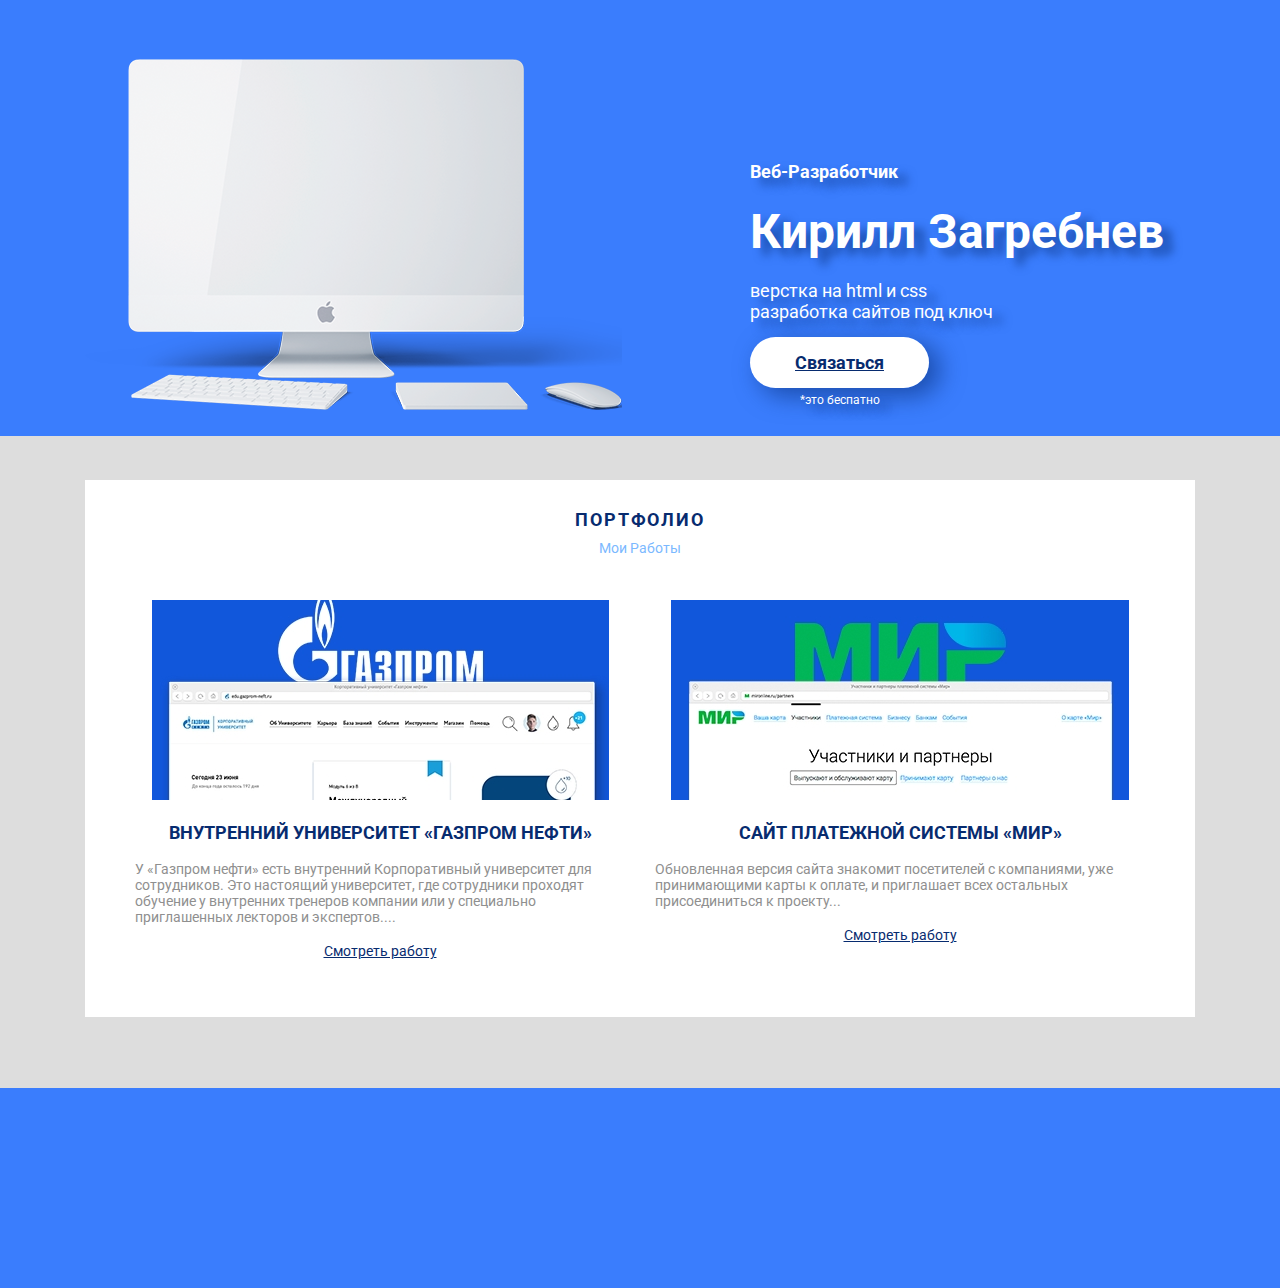
<file: 3_days_blog/index.html>
<!DOCTYPE html>
<html lang="en">
<head>
	  <!-- Важная техническая информация для браузера -->
		<meta charset="utf-8">
		<meta http-equiv="X-UA-Compatible" content="IE=edge">
		<meta name="viewport" content="width=device-width, initial-scale=1">

		<!-- Информация об Авторе и описание проекта -->

		<link rel="stylesheet" href="css/bootstrap-grid.min.css">
		<link rel="stylesheet" href="css/style.css">
		<link rel="stylesheet" href="css/animate.css">
		<link href="https://fonts.googleapis.com/css?family=Roboto:400,700&amp;subset=cyrillic" rel="stylesheet">
</head>

<body>
 <!-- Тут будет cодержимое будущего сайта -->

	<header>
		<div class="container">
			<div class="row">
				<div class="col-lg-7 wow fadeInLeftBig">
					<img src="img/imac-img.png" alt="Монитор">
				</div>
				<!-- .col-7 -->
				<div class="col-lg-5 header-info-block">
					<p class="header-pre-title wow fadeInRight" data-wow-delay="0.1s">Веб-Разработчик</p>
					<h1 class="header-title wow fadeInRight" data-wow-delay="0.2s">Кирилл Загребнев</h1>
					<p class="header-sub-title wow fadeInRight" data-wow-delay="0.3s">верстка на html и css <br>
						разработка сайтов под ключ</p>
					<div class="header-button-block wow fadeInRight" data-wow-delay="0.6s">
						<a href="https://vk.com/fuzzywisp" class="header-button" >Связаться</a>
						<small class="header-button-description">*это беспатно</small>
					</div>
					<!-- /.header-button-block -->
				</div>
				<!-- .col-5 -->
			</div>
			<!-- .row -->
		</div>
		<!-- .container -->
	</header>

	<section class="portfolio">
		<div class="container">
			<div class="portfolio-block">
				<h2 class="portfolio-title">Портфолио</h2>
				<p class="portfolio-sub-title">Мои Работы</p>
				<div class="row">
					<div class="col-md-6">
						<div class="portfolio-sub-block left-block">
							<img class="img-portfolio" src="img/portfolio-img-1.jpg" alt="">
							<h3>внутренний университет «Газпром нефти»</h3>
							<p>У «Газпром нефти» есть внутренний Корпоративный университет для сотрудников. Это настоящий университет, где сотрудники проходят обучение у внутренних тренеров компании или у специально приглашенных лекторов и экспертов....</p>
							<a href="#" class="case-link">Смотреть работу</a>
						</div>
						<!-- /.portfolio-sub-block -->
					</div>
					<!-- .col-6 -->
					<div class="col-md-6">
						<div class="portfolio-sub-block right-block">
							<img class="img-portfolio" src="img/portfolio-img-2.jpg" alt="">
							<h3>Сайт платежной системы «Мир»</h3>
							<p>Обновленная версия сайта знакомит посетителей с компаниями, уже принимающими карты к оплате, и приглашает всех остальных присоединиться к проекту...</p>
							<a href="#" class="case-link">Смотреть работу</a>
						</div>
						<!-- /.portfolio-sub-block -->
					</div>
					<!-- .col-6 -->
				</div>
				<!-- .row -->
			</div>
				<!-- /.portfolio-block -->
		</div>
			<!-- /.conteiner -->
	</section>
	<!-- /.portfolio -->

	<footer>
		<div class="container">
			<div class="row">
				<div class="col-md-4">
					<h4 class="footer-author wow fadeInLeft">Загребнев Кирилл</h4>
					<p class="footer-sub-title wow fadeInLeft">Веб-разработчик</p>
				</div>
				<!-- /.col-4 -->
				<div class="col-md-4">
					<div class="social-net-block">
						<p class="wow fadeIn subscribe">Подпишись!</p>
						<a href="#" class="wow fadeInUpBig"><img src="img/facebook-logo-button.png" alt=""></a>
						<a href="#" class="wow fadeInUpBig"><img src="img/telegram-symbol.png" alt=""></a>
						<a href="https://vk.com/fuzzywisp" class="vk-link wow fadeInUpBig" ><img src="img/vk-social-logotype.png" alt=""></a>
						<a href="#" class="youtube-link wow fadeInUpBig"><img src="img/youtube-symbol.png" alt=""></a>
					</div>
					<!-- social-net-block -->
				</div>
				<!-- /.col-4 -->
				<div class="col-md-4">
					<div class="footer-feedback-block">
						<div class="wow fadeInRight">
							<p class="">Напишите мне:</p>
							<button href="#" class="footer-button">Написать</button>
						</div>
						<!-- div для более корректного выравнивания элементов -->
					</div>
					<!-- footer-feedback -->
				</div>
				<!-- /.col-4 -->
			</div>
			<!-- .row -->
		</div>
		<!-- /.container -->
	</footer>

	<script src="js/wow.min.js"></script>
	<script>
		new WOW().init();
	</script>
	
</body>
</html>
</file>
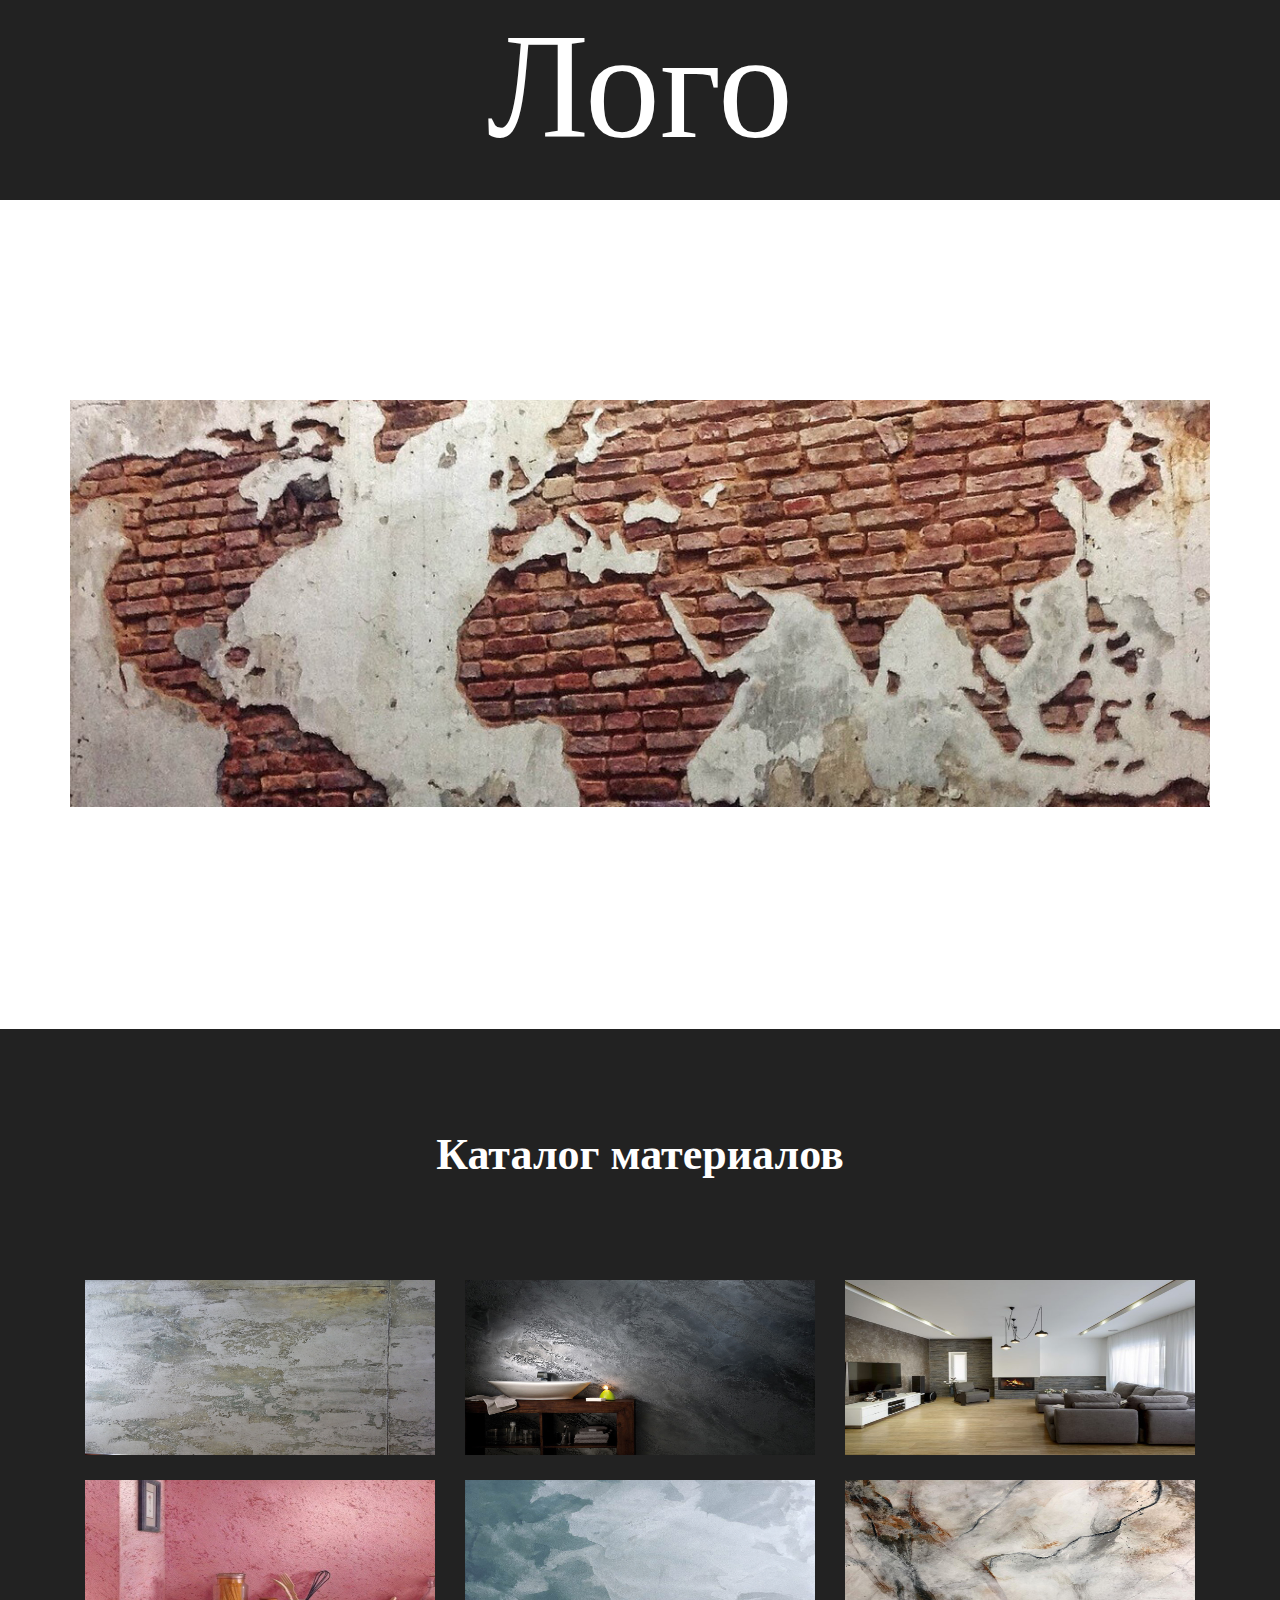
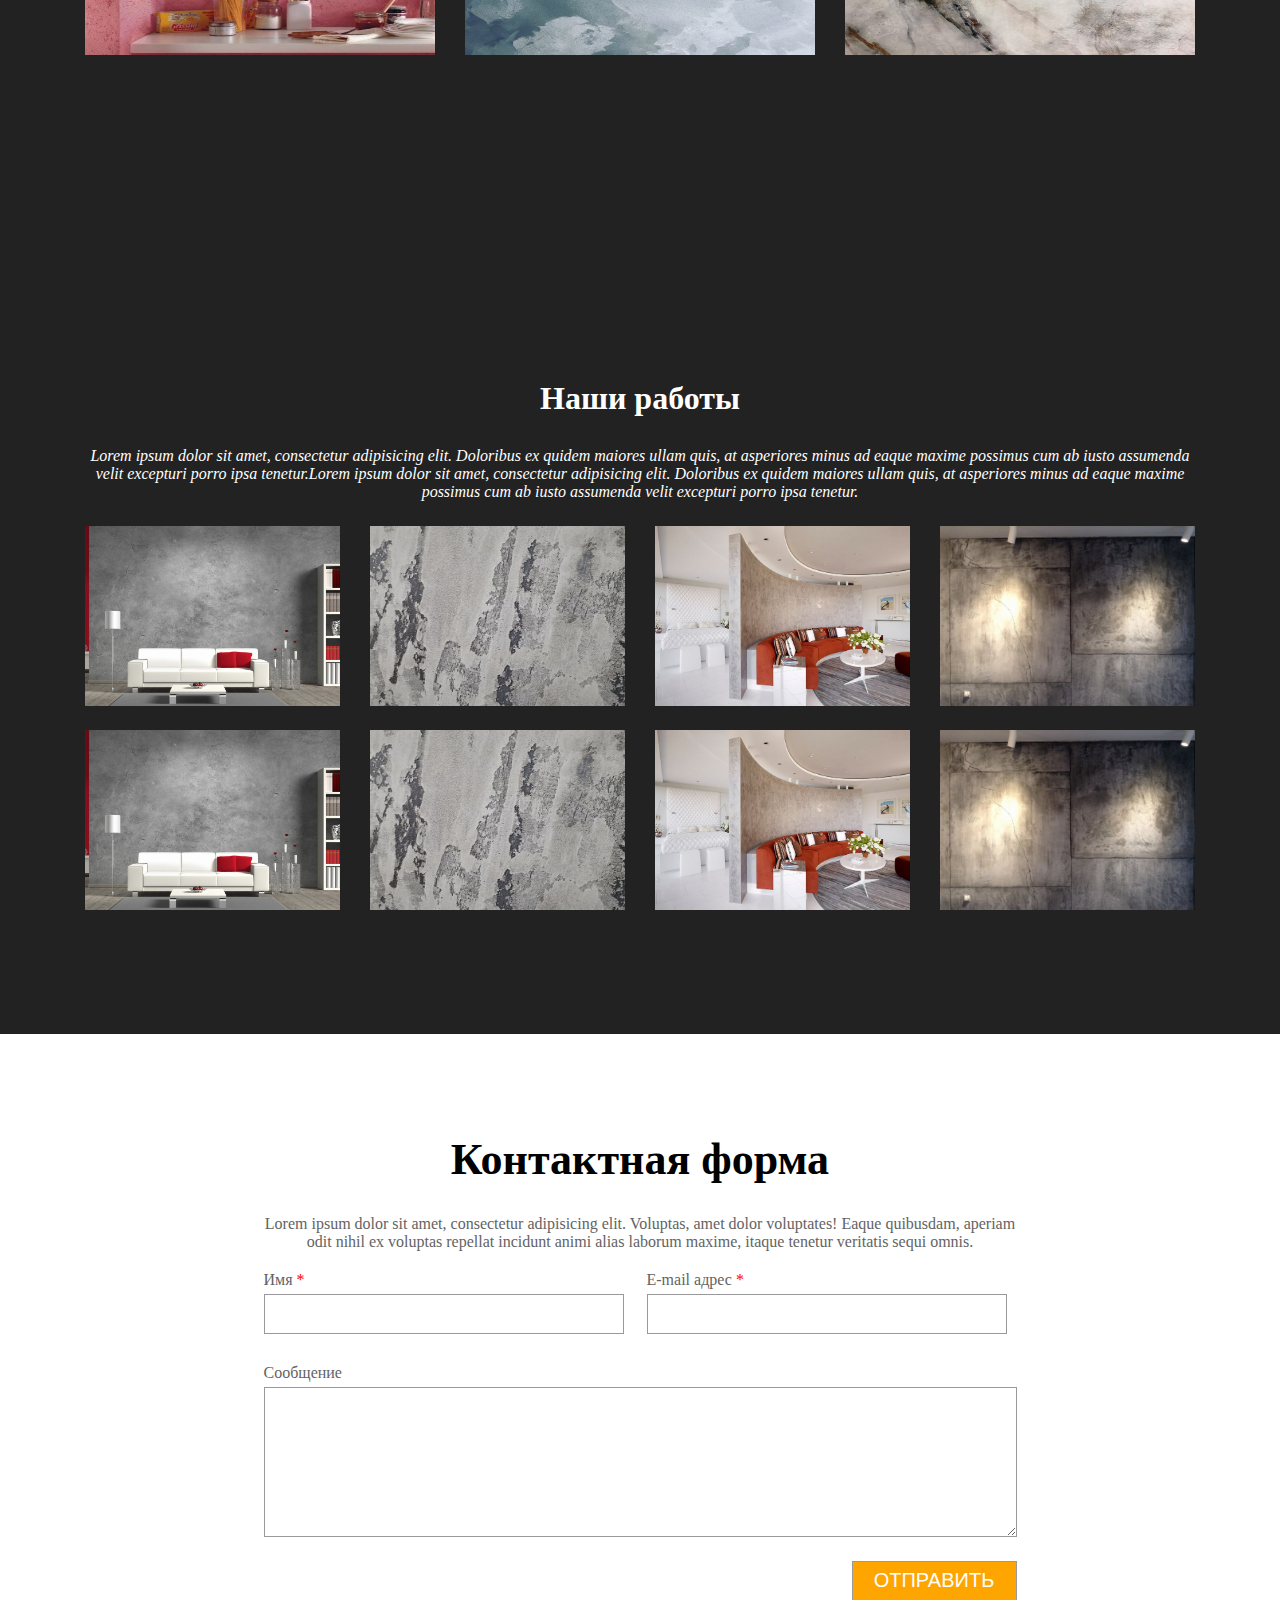
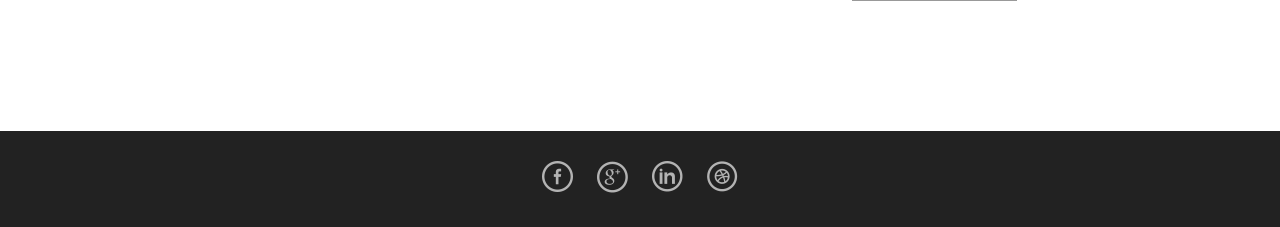
<file: sh_project/index.html>
<!DOCTYPE html>
<html lang="en">
	<head>
		<meta charset="UTF-8">
		<title>shtukaturka</title>
		<link rel="stylesheet" href="css/style.css">
		<link rel="stylesheet" href="css/bootstrap-grid.min.css">
	</head>
	<body>
	<header><p class="logo">Лого</p></header>

		<!-- SLIDER -->

		<div class="container">
			<div class="row">
				<div class="slider-container">
					<div class="mySlides fade">
						<!--<div class="numberText">1/3</div>-->
						<img src="source/img/Slider/Earth.jpg" style="width: 100%" alt="slider">
						<div class="text"></div>
					</div>
					<div class="mySlides fade">
						<!--<div class="numberText">2/3</div>-->
						<img src="source/img/Slider/divan.jpg" style="width: 100%" alt="slider">
						<div class="text"></div>
					</div>
					<div class="mySlides fade">
						<!--<div class="numberText">3/3</div>-->
						<img src="source/img/Slider/koridor.jpg" style="width: 100%" alt="slider">
						<div class="text"></div>
					</div>
				</div>
			</div>
			<!--
			<a class="prev" onclick="plusSlides(-1)">&#10094</a>
			<a class="next" onclick="plusSlides(1)">&#10095</a>
			-->
		</div>
		<br>

		<div style="text-align: center;">
			<!--
			<span class="dot" onclick="currentSide(1)"></span>
			<span class="dot" onclick="currentSide(2)"></span>
			<span class="dot" onclick="currentSide(3)"></span>
			-->
		</div>

		<!-- choice oа Materials  -->
		
		<div class="choiceBlock">
			<h1>Каталог материалов</h1>
			<div class="line">
				<div class="container">
					<div class="row">
						<div class="col-4 materialBlock">
							<img class="choice-galary-img" src="source/img/Choice-galary/art-beton.jpg" alt="Арт-бетон">
						</div>
						<div class="col-4 materialBlock">
							<img class="choice-galary-img" src="source/img/Choice-galary/facturnaya-stukaturka.jpg" alt="Фактурная штукатурка">
						</div>
						<div class="col-4 materialBlock">
							<img class="choice-galary-img" src="source/img/Choice-galary/kraska.jpg" alt="Краска">
						</div>
					</div>
				</div>
			</div>
			<div class="line">
				<div class="container">
					<div class="row">
						<div class="col-4 materialBlock">
							<img class="choice-galary-img" src="source/img/Choice-galary/pesok.jpg" alt="Песок">
						</div>
						<div class="col-4 materialBlock">
							<img class="choice-galary-img" src="source/img/Choice-galary/shelk.jpg" alt="Шелк">
						</div>
						<div class="col-4 materialBlock">
							<img class="choice-galary-img" src="source/img/Choice-galary/venecia.jpg" alt="Венецианская штукатурка">
						</div>
					</div>
				</div>
			</div>
		</div>
		
		<!-- PORTFOLIO -->
		
		
		<div class="main_portfolio">
			<div class="container">
				<h1>Наши работы</h1>
				<p><i>Lorem ipsum dolor sit amet, consectetur adipisicing elit. Doloribus ex quidem maiores ullam quis, at asperiores minus ad eaque maxime possimus cum ab iusto assumenda velit excepturi porro ipsa tenetur.Lorem ipsum dolor sit amet, consectetur adipisicing elit. Doloribus ex quidem maiores ullam quis, at asperiores minus ad eaque maxime possimus cum ab iusto assumenda velit excepturi porro ipsa tenetur.</i></p>
				<div class="row">
					<div class="col-3"><img src="source/img/Новая папка (2)/арт бетон/0.jpg" alt=""></div>
					<div class="col-3"><img src="source/img/Новая папка (2)/арт бетон/52543684_308318926554491_3961920854658820859_n.jpg" alt=""></div>
					<div class="col-3"><img src="source/img/Новая папка (2)/арт бетон/967452.jpg" alt=""></div>
					<div class="col-3"><img src="source/img/Новая папка (2)/арт бетон/art-beton-lab_stroitelstv_316.jpg" alt=""></div>
				</div>
				<div class="row">
					<div class="col-3"><img src="source/img/Новая папка (2)/арт бетон/0.jpg" alt=""></div>
					<div class="col-3"><img src="source/img/Новая папка (2)/арт бетон/52543684_308318926554491_3961920854658820859_n.jpg" alt=""></div>
					<div class="col-3"><img src="source/img/Новая папка (2)/арт бетон/967452.jpg" alt=""></div>
					<div class="col-3"><img src="source/img/Новая папка (2)/арт бетон/art-beton-lab_stroitelstv_316.jpg" alt=""></div>
				</div>
			

			</div>
		</div>

		<section class="contact_form">
			<div class="contact_wrapper">
			<h1>Контактная форма</h1>
			<p>Lorem ipsum dolor sit amet, consectetur adipisicing elit. Voluptas, amet dolor voluptates! Eaque quibusdam, aperiam odit nihil ex voluptas repellat incidunt animi alias laborum maxime, itaque tenetur veritatis sequi omnis.</p>
				<form action="#" name="newform" method="post">
					<div class="form_inputs">
						<p>Имя <span class="red">*</span><input type="text"></p>
						<p>E-mail адрес <span class="red">*</span><input type="text"></p>
					</div>
					<p>Сообщение<textarea name="text"></textarea></p>
					
					<div class="button_block">
						<input type="submit" value="ОТПРАВИТЬ">
					</div>
				</form>
			</div>
		</section>

		<footer>
		<div class="social">
			<a href="#"><img src="source/img/social/facebook.png" alt="facebook link"></a>
			<!-- <a href="#"><img src="source/img/social/" alt="twitter link"></a> -->
			<a href="#"><img src="source/img/social/google.png" alt="google link"></a>
			<a href="#"><img src="source/img/social/linkedin.png" alt="linkedin link"></a>
			<a href="#"><img src="source/img/social/dribbble.png" alt="riddle link"></a>
		</div>
	</footer>

		<script src="js/script.js"></script>
	</body>
</html>
</file>
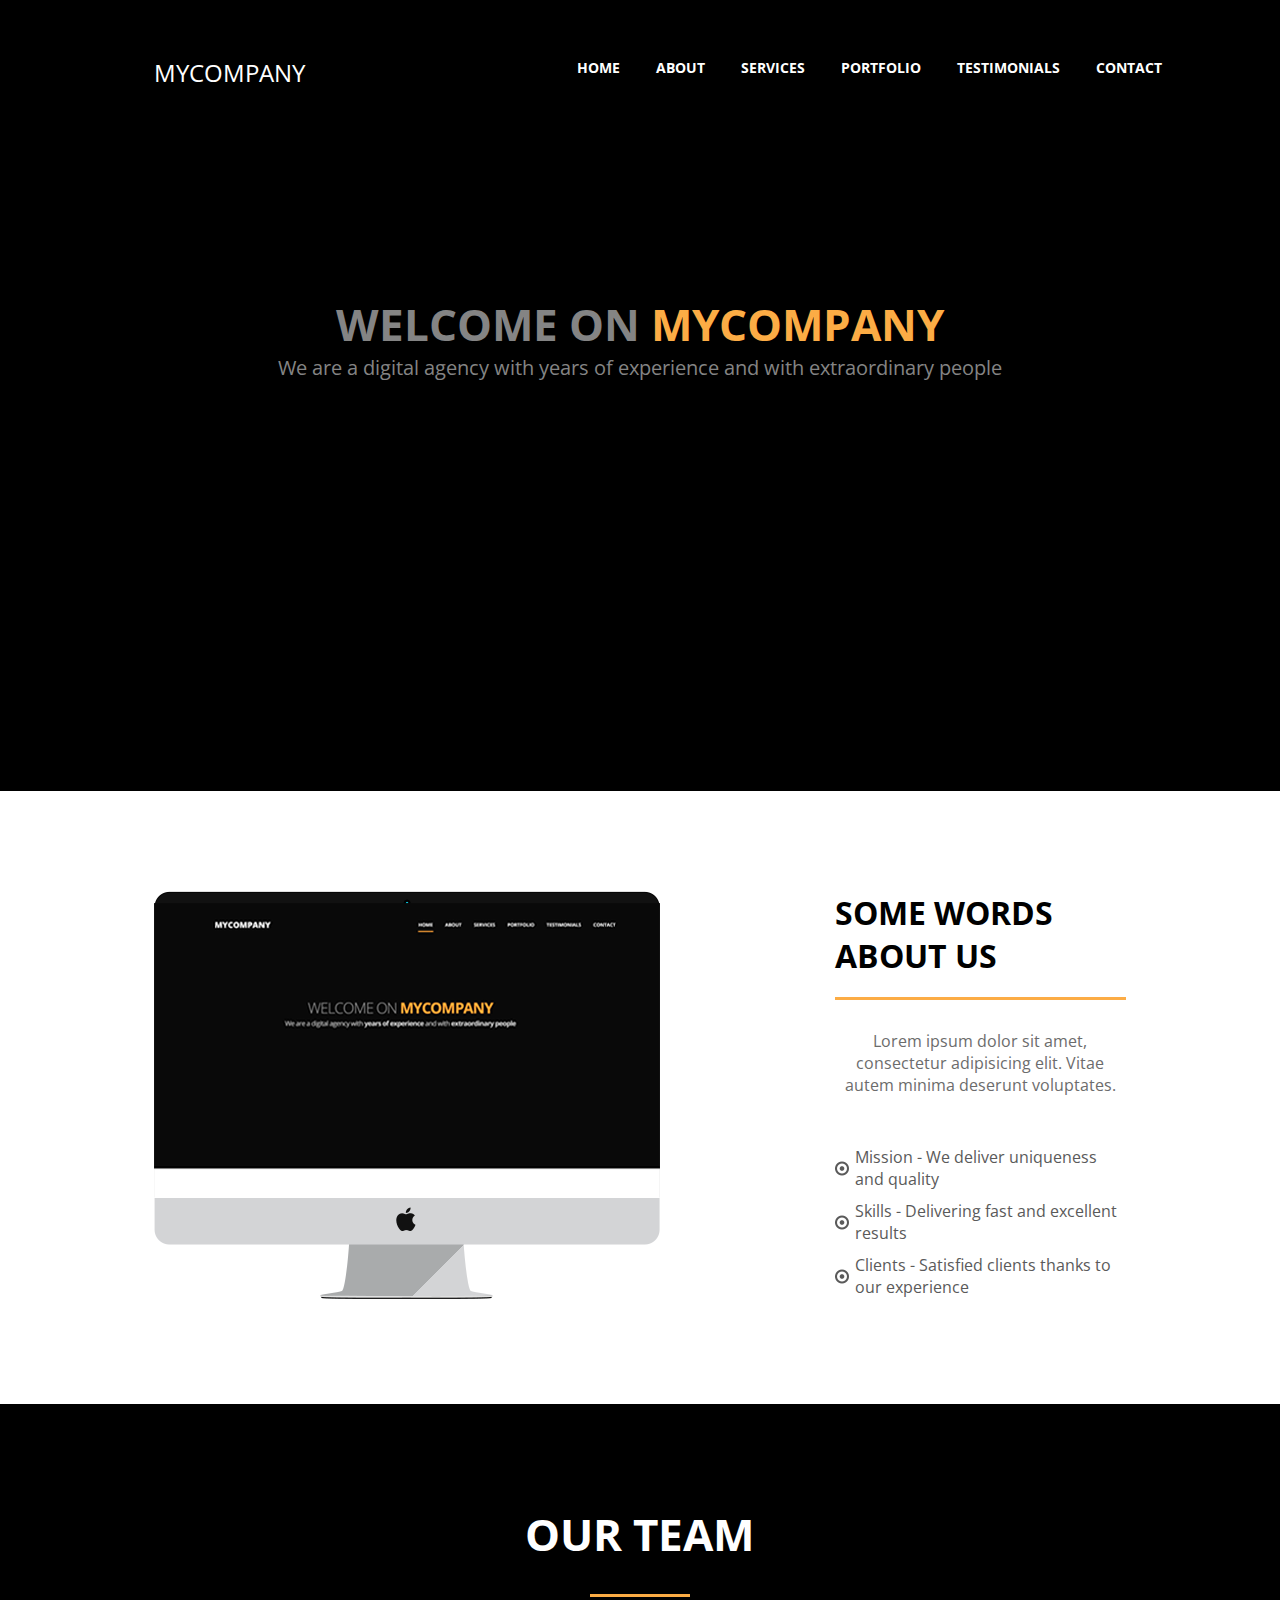
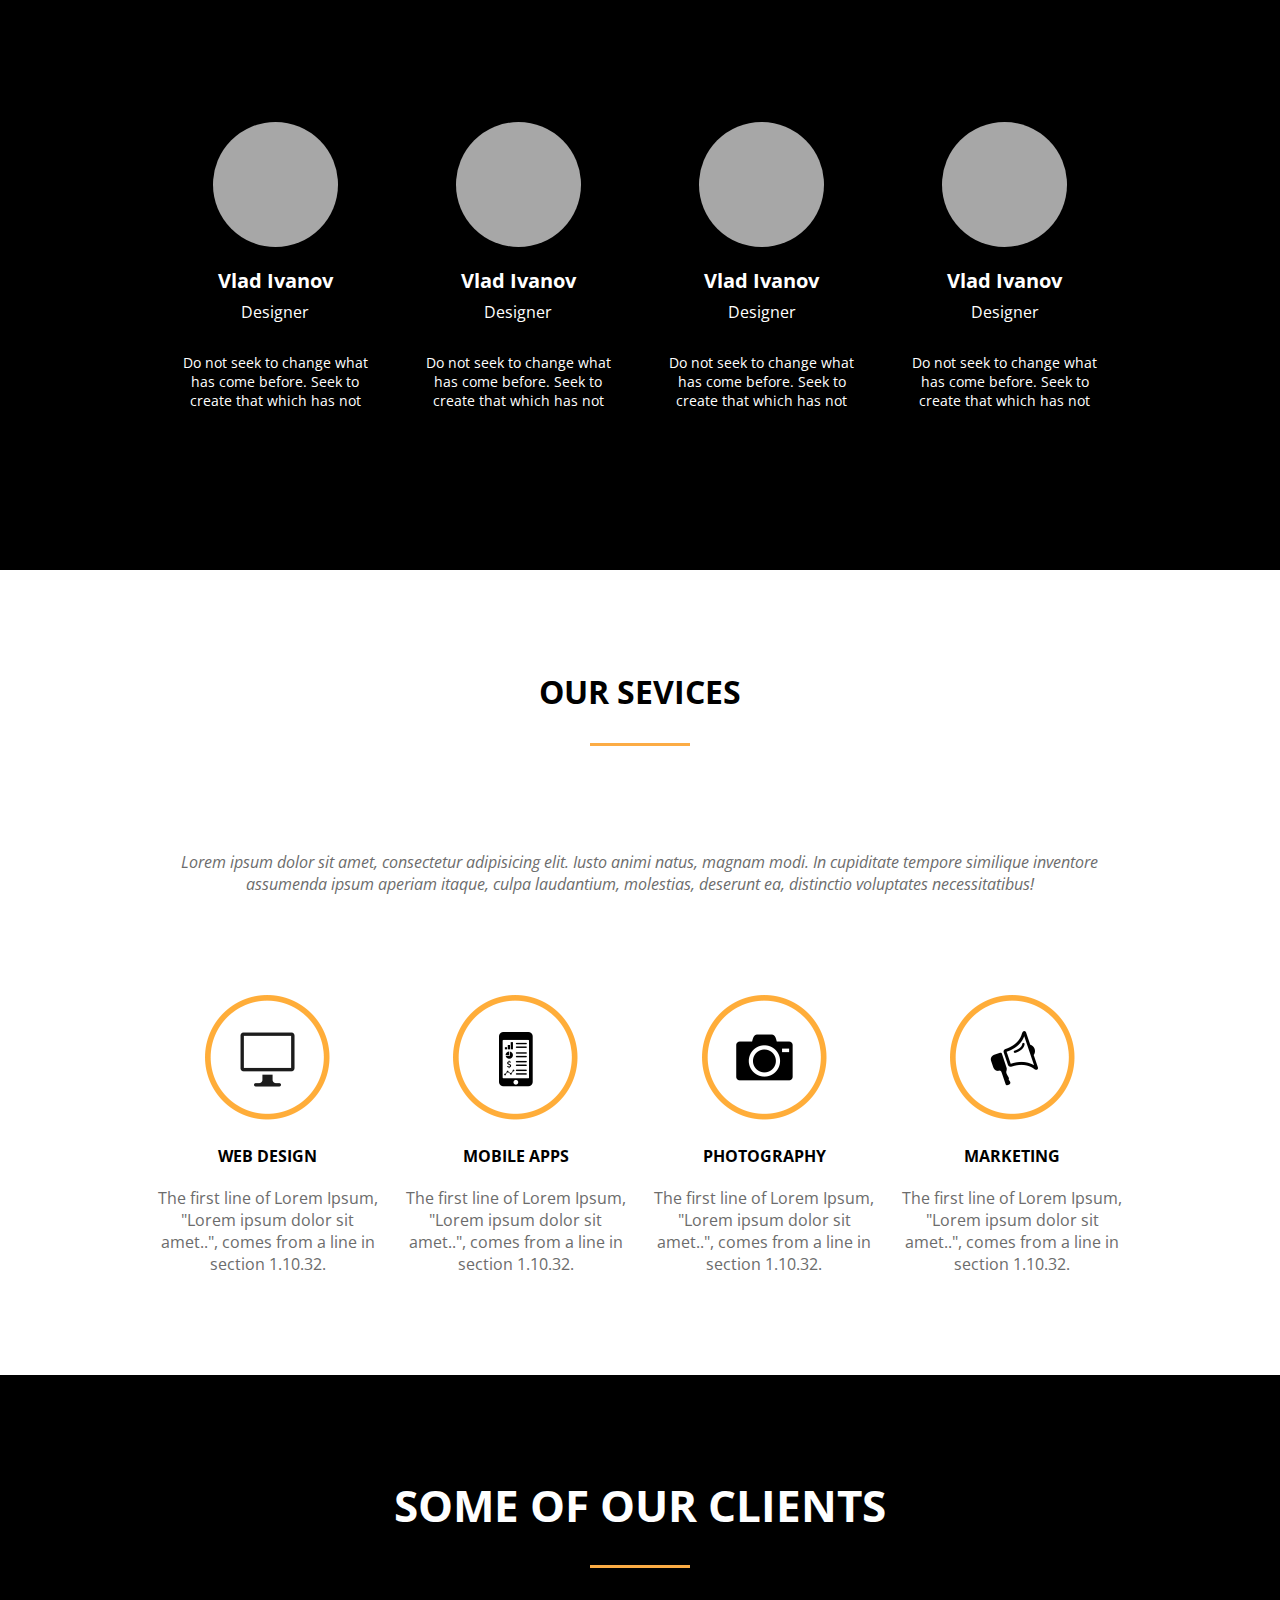
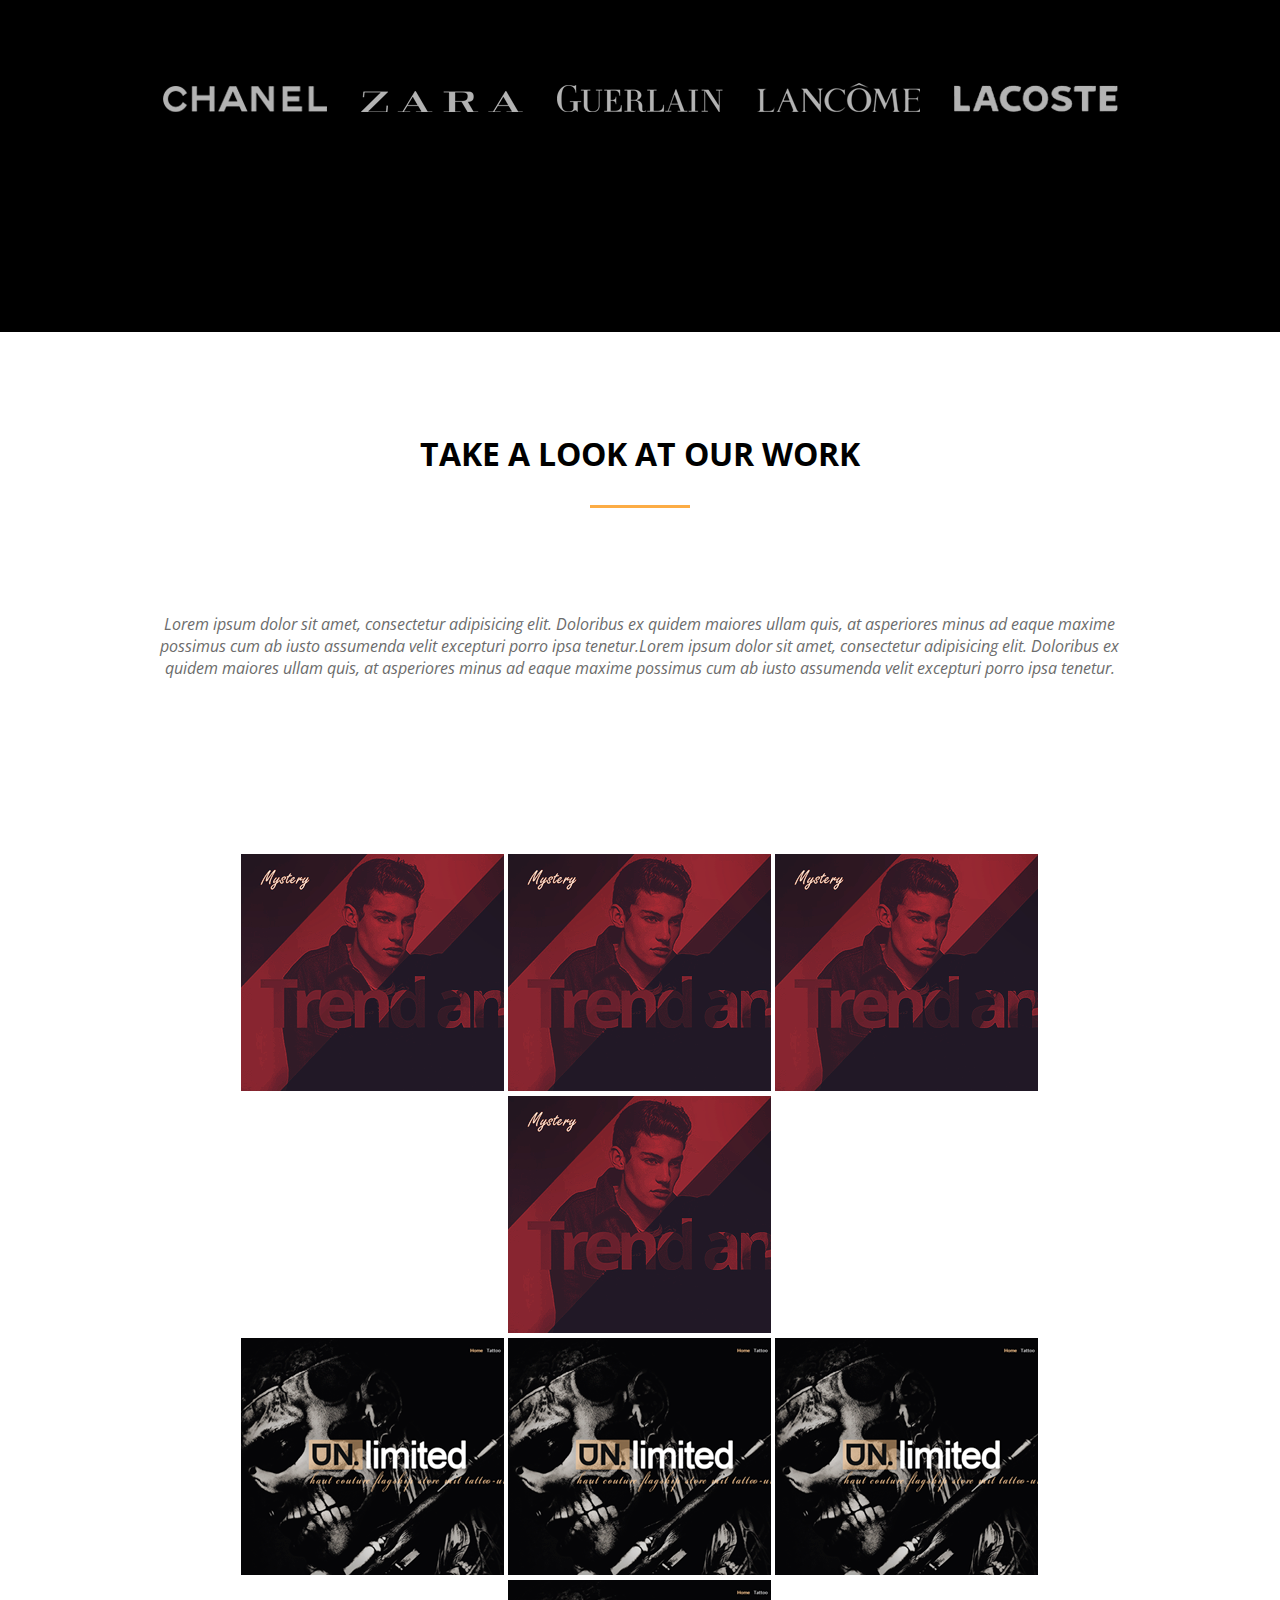
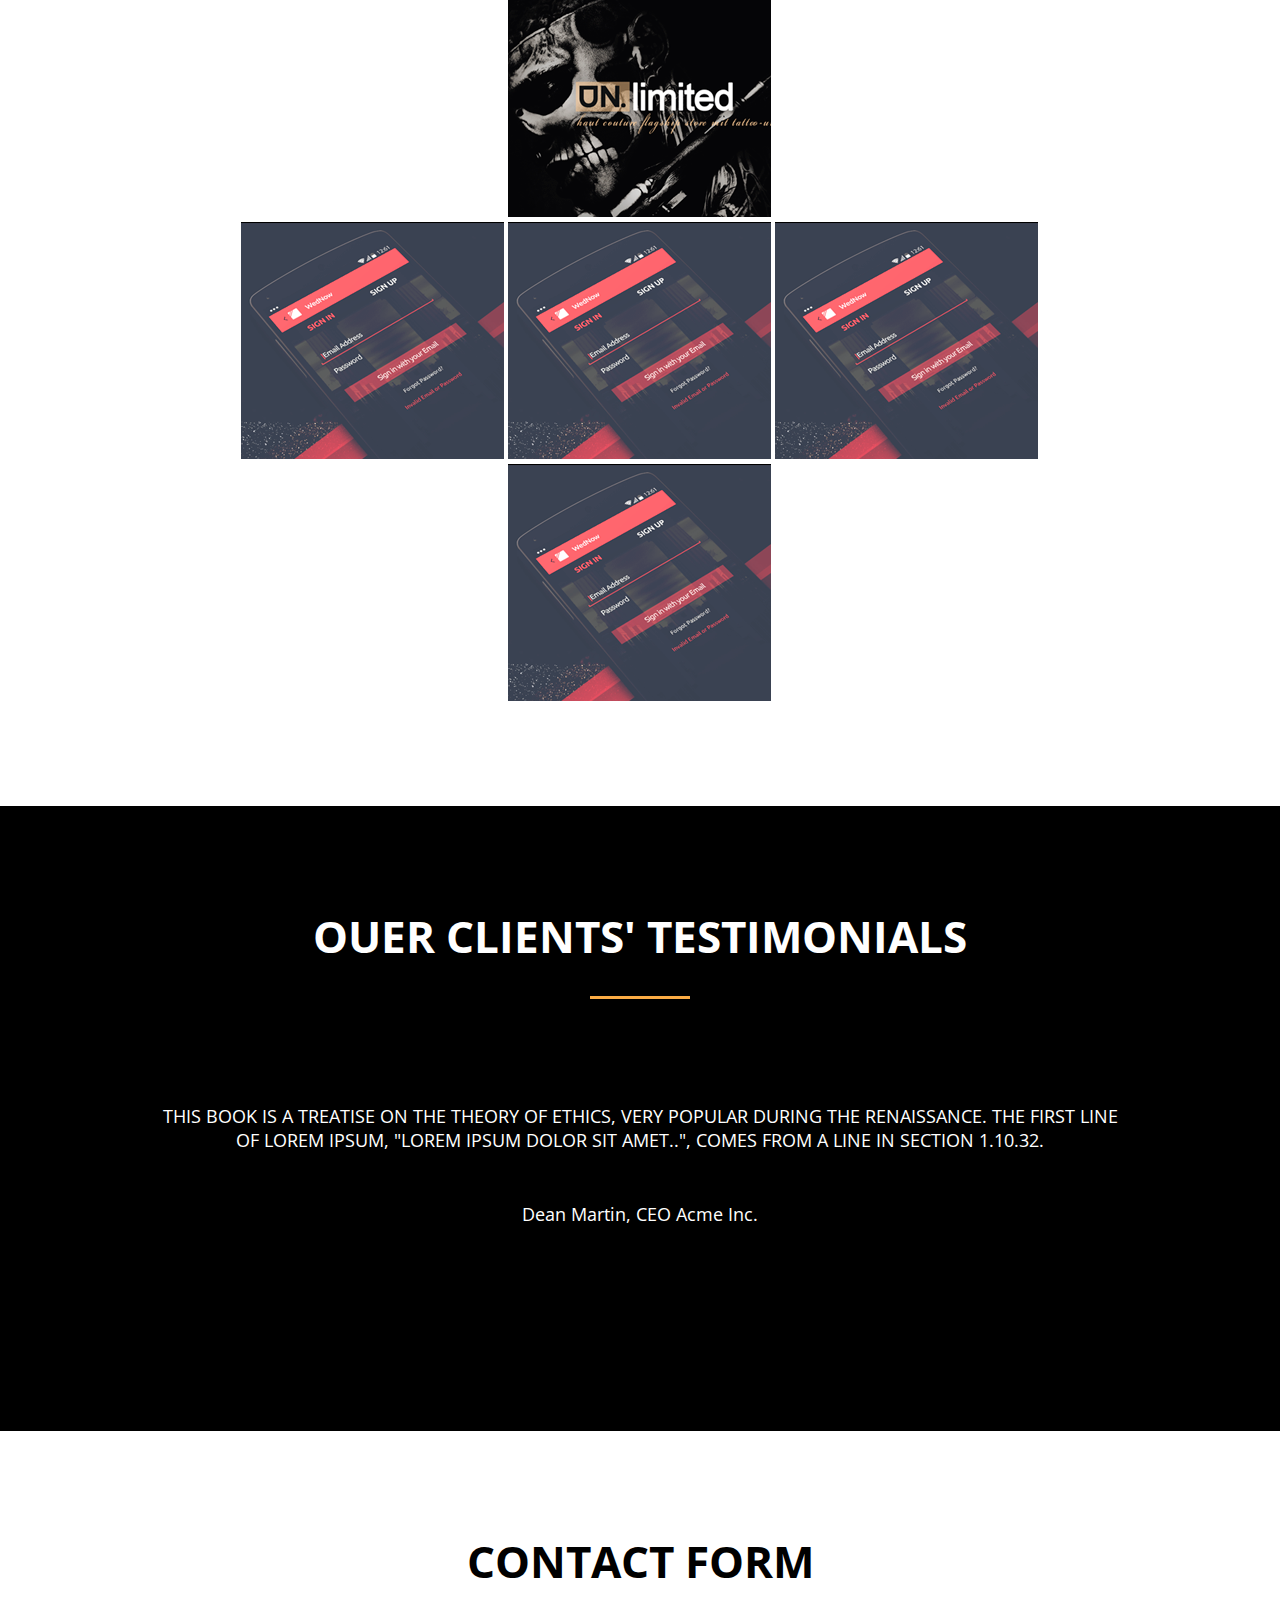
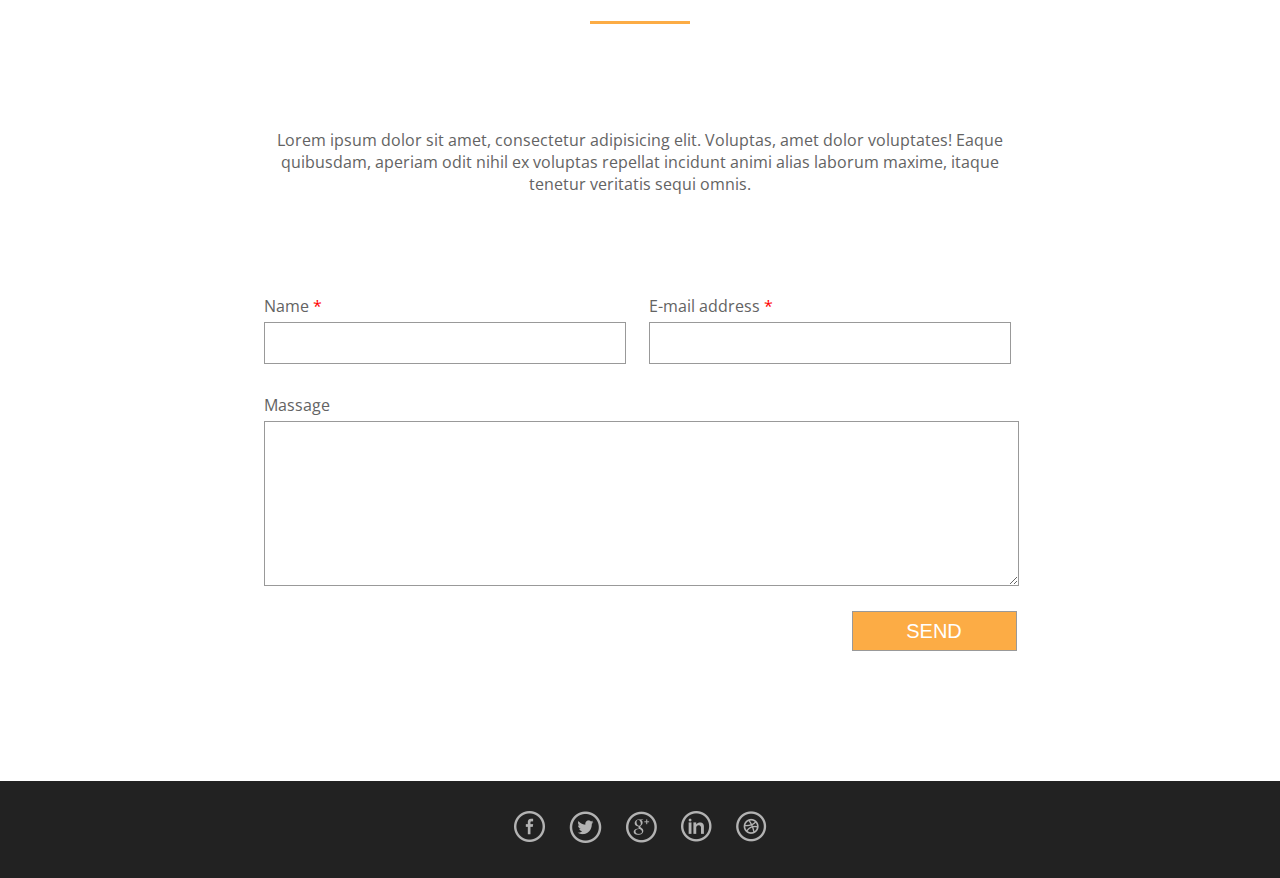
<file: webdev-practice-project/index.html>
<!DOCTYPE html>
<html lang="en">
<head>
	<meta charset="UTF-8">
	<title>WebDevBlog</title>
	<link rel="stylesheet" href="style.css">
	<link href="https://fonts.googleapis.com/css?family=Open+Sans" rel="stylesheet">
</head>
<body>
	<header>
		<div class="header_logo">MYCOMPANY</div>
		<nav>
			<div class="topnav" id="myTopnav">
				<a href="#">HOME</a>
				<a href="#">ABOUT</a>
				<a href="#">SERVICES</a>
				<a href="#">PORTFOLIO</a>
				<a href="#">TESTIMONIALS</a>
				<a href="#">CONTACT</a>
				<a href="#" class="icon" id="menu">&#9776;</a>
			</div>
		</nav>
	</header>
	<main>
		<div class="main_welcome">
			<h1>WELCOME ON <span class="mycompany">MYCOMPANY</span></h1>
			<p>We are a digital agency with years of experience and with extraordinary people</p>
		</div>
		<div class="wrapper">
			<div class="main_about">
				<div class="about_leftside">
					<img class="mw-100" src="src/img/mac.png" alt="mac_image">
				</div>
				<div class="about_rightside">
					<h1>SOME WORDS ABOUT US</h1>
					<p>Lorem ipsum dolor sit amet, consectetur adipisicing elit. Vitae autem minima deserunt voluptates.</p>
					<li>Mission - We deliver uniqueness and quality</li>
					<li>Skills - Delivering fast and excellent results</li>
					<li>Clients - Satisfied clients thanks to our experience</li>
				</div>
			</div>
		</div>
		<div class="main_team">
			<div class="wrapper">
				<h1>OUR TEAM</h1>
				<div class="line"></div>
				<div class="team_cards">
					<div class="card">
						<div class="photo"></div>
						<h4 class="name">Vlad Ivanov</h4>
						<p class="position">Designer</p>
						<p class="about_position">Do not seek to change what has come before. Seek to create that which has not</p>
					</div>
					<div class="card">
						<div class="photo"></div>
						<h4 class="name">Vlad Ivanov</h4>
						<p class="position">Designer</p>
						<p class="about_position">Do not seek to change what has come before. Seek to create that which has not</p>
					</div>
					<div class="card">
						<div class="photo"></div>
						<h4 class="name">Vlad Ivanov</h4>
						<p class="position">Designer</p>
						<p class="about_position">Do not seek to change what has come before. Seek to create that which has not</p>
					</div>
					<div class="card">
						<div class="photo"></div>
						<h4 class="name">Vlad Ivanov</h4>
						<p class="position">Designer</p>
						<p class="about_position">Do not seek to change what has come before. Seek to create that which has not</p>
					</div>
				</div>
			</div>
		</div>
		<div class="main_services">
			<div class="wrapper">
				<h1>OUR SEVICES</h1>
				<div class="line"></div>
				<p><i>Lorem ipsum dolor sit amet, consectetur adipisicing elit. Iusto animi natus, magnam modi. In cupiditate tempore similique inventore assumenda ipsum aperiam itaque, culpa laudantium, molestias, deserunt ea, distinctio voluptates necessitatibus!</i></p>

				<div class="services_cards">
					<div class="services_card">
						<img src="src/img/webDevImg.png" alt="Web Design">
						<h4>WEB DESIGN</h4>
						<p>The first line of Lorem Ipsum, "Lorem ipsum dolor sit amet..", comes from a line in section 1.10.32.</p>
					</div>
					<div class="services_card">
						<img src="src/img/mobileAppsImg.png" alt="Mobile Apps">
						<h4>MOBILE APPS</h4>
						<p>The first line of Lorem Ipsum, "Lorem ipsum dolor sit amet..", comes from a line in section 1.10.32.</p>
					</div>
					<div class="services_card">
						<img src="src/img/phographyImg.png" alt="Photography">
						<h4>PHOTOGRAPHY</h4>
						<p>The first line of Lorem Ipsum, "Lorem ipsum dolor sit amet..", comes from a line in section 1.10.32.</p>
					</div>
					<div class="services_card">
						<img src="src/img/marketingImg.png" alt="Marketing">
						<h4>MARKETING</h4>
						<p>The first line of Lorem Ipsum, "Lorem ipsum dolor sit amet..", comes from a line in section 1.10.32.</p>
					</div>
				</div>
			</div>
		</div>
		<div class="main_clients">
			<h1>SOME OF OUR CLIENTS</h1>
			<div class="line"></div>
			<div class="clients">
				<img src="src/img/chanel.png" alt="chanel">
				<img src="src/img/zara.png" alt="zara">
				<img src="src/img/guerlane.png" alt="guerlain">
				<img src="src/img/lancome.png" alt="lancome">
				<img src="src/img/lacoste.png" alt="lacoste">
			</div>
		</div>
		<div class="wrapper">
			<div class="main_portfolio">
				<h1>TAKE A LOOK AT OUR WORK</h1>
				<div class="line"></div>
				<p><i>Lorem ipsum dolor sit amet, consectetur adipisicing elit. Doloribus ex quidem maiores ullam quis, at asperiores minus ad eaque maxime possimus cum ab iusto assumenda velit excepturi porro ipsa tenetur.Lorem ipsum dolor sit amet, consectetur adipisicing elit. Doloribus ex quidem maiores ullam quis, at asperiores minus ad eaque maxime possimus cum ab iusto assumenda velit excepturi porro ipsa tenetur.</i></p>
				<div class="galery">
					<div class="line1">
						<img src="src/img/portfolioLine1.png" alt="Portfolio image">
						<img src="src/img/portfolioLine1.png" alt="Portfolio image">
						<img src="src/img/portfolioLine1.png" alt="Portfolio image">
						<img src="src/img/portfolioLine1.png" alt="Portfolio image">
					</div>
					<div class="line2">
						<img src="src/img/portfolioLine2.png" alt="Portfolio image">
						<img src="src/img/portfolioLine2.png" alt="Portfolio image">
						<img src="src/img/portfolioLine2.png" alt="Portfolio image">
						<img src="src/img/portfolioLine2.png" alt="Portfolio image">
					</div>
					<div class="line3">
						<img src="src/img/portfolioLine3.png" alt="Portfolio image">
						<img src="src/img/portfolioLine3.png" alt="Portfolio image">
						<img src="src/img/portfolioLine3.png" alt="Portfolio image">
						<img src="src/img/portfolioLine3.png" alt="Portfolio image">
					</div>
				</div>
			</div>
		</div>
		<div class="main_testimonials">
			<h1>OUER CLIENTS' TESTIMONIALS</h1>
			<div class="line"></div>
			<p class="feedback">
				This book is a treatise on the theory of ethics, very popular during the Renaissance. The first line of Lorem Ipsum, "Lorem ipsum dolor sit amet..", comes from a line in section 1.10.32.
			</p>
			<p class="fb_sign">Dean Martin, CEO Acme Inc.</p>
		</div>

		<section class="contact_form">
			<div class="contact_wrapper">
			<h1>CONTACT FORM</h1>
			<div class="line"></div>
			<p>Lorem ipsum dolor sit amet, consectetur adipisicing elit. Voluptas, amet dolor voluptates! Eaque quibusdam, aperiam odit nihil ex voluptas repellat incidunt animi alias laborum maxime, itaque tenetur veritatis sequi omnis.</p>
				<form action="#" name="newform" method="post">
					<div class="form_inputs">
						<p>Name <span class="red">*</span><input type="text"></p>
						<p>E-mail address <span class="red">*</span><input type="text"></p>
					</div>
					<p>Massage<textarea name="text"></textarea></p>
					
					<div class="button_block">
						<input type="submit" value="SEND">
					</div>
				</form>
			</div>
		</section>
	</main>
	<footer>
		<div class="social">
			<a href="#"><img src="src/img/facebook.png" alt="facebook link"></a>
			<a href="#"><img src="src/img/twitter.png" alt="twitter link"></a>
			<a href="#"><img src="src/img/google.png" alt="google link"></a>
			<a href="#"><img src="src/img/linkedin.png" alt="linkedin link"></a>
			<a href="#"><img src="src/img/dribbble.png" alt="riddle link"></a>
		</div>
	</footer>

	<script src="script.js" ></script>
</body>
</html>
</file>
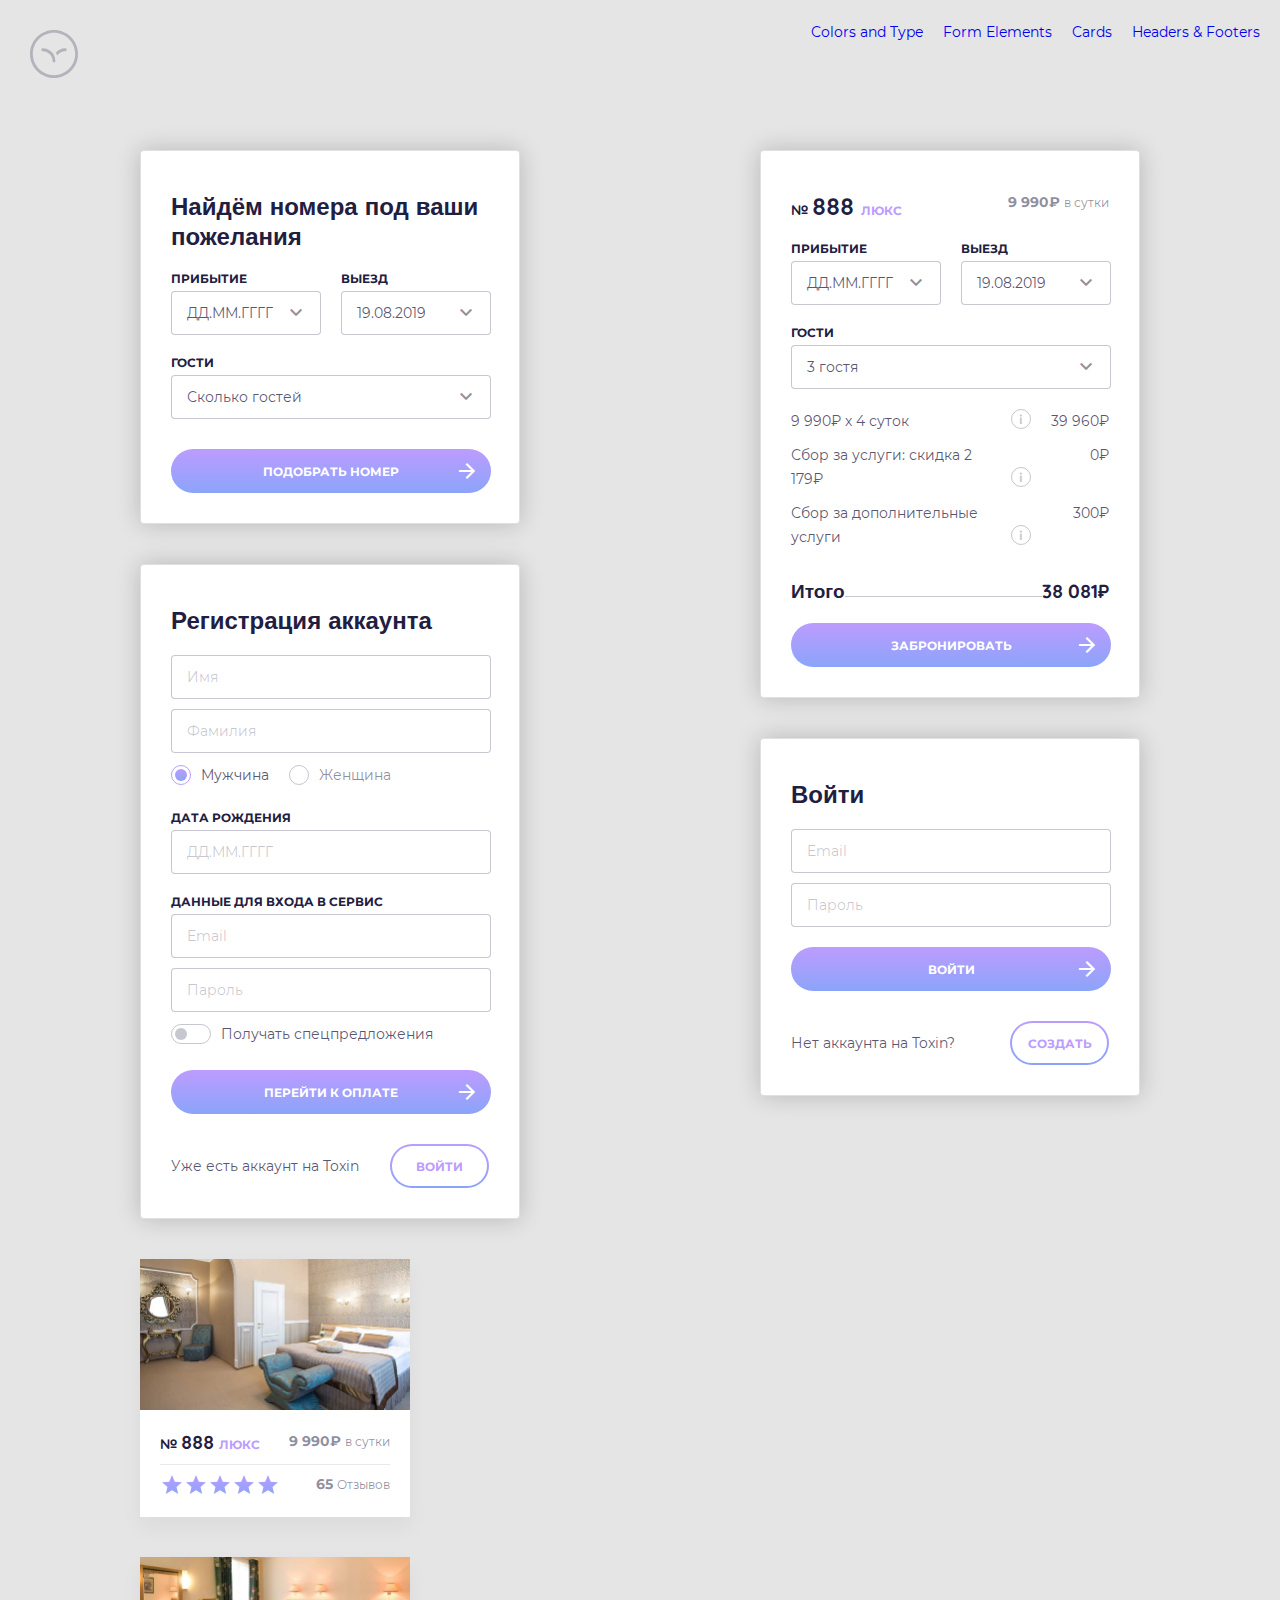
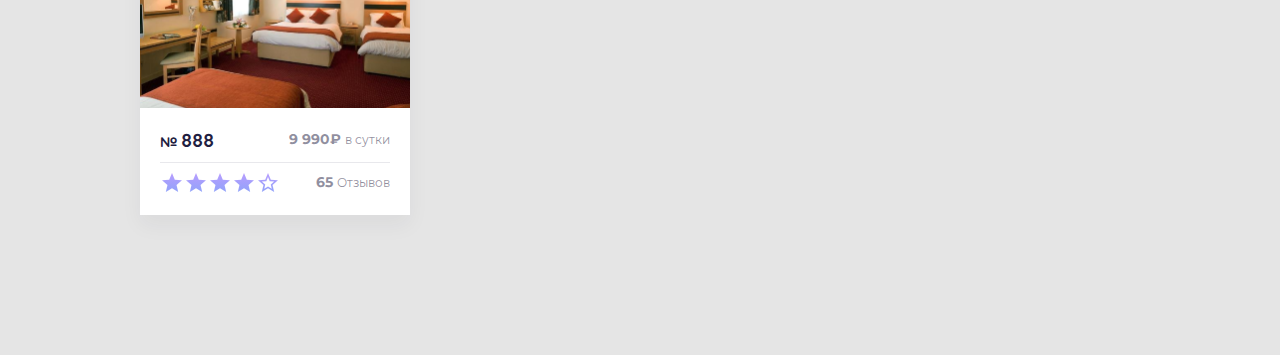
<file: fsd/cards.html>
<!DOCTYPE html><html lang="en"><head><meta charset="UTF-8"><meta name="viewport" content="width=device-width,initial-scale=1"><title>Cards</title><link rel="icon" href="./static/img/ui-kit-logo.svg" type="image/x-icon"><link href="https://fonts.googleapis.com/icon?family=Material+Icons" rel="stylesheet"><link href="main.11454f1c86aaf6f52687.css" rel="stylesheet"></head><body class="cards"><div class="ui-kit__header"><div class="ui-kit__logo"><a href="#"><img class="logo_ui-kit" src="./static/img/ui-kit-logo.svg"></a></div><div class="ui-kit__header-links"><a class="ui-kit__header-link" href="https://fuzzywisp.github.io/fsd/colors-and-type.html">Colors and Type</a><a class="ui-kit__header-link" href="https://fuzzywisp.github.io/fsd/form-elements.html">Form Elements</a><a class="ui-kit__header-link" href="https://fuzzywisp.github.io/fsd/cards.html">Cards</a><a class="ui-kit__header-link" href="https://fuzzywisp.github.io/fsd/headers-and-footers.html">Headers & Footers</a></div></div><div class="cards__grid-container"><div class="cards__grid-item"><div class="margin-top_40"><div class="form"><div class="form__title-block"><h1 class="form__title">Найдём номера под ваши пожелания</h1></div><div class="form__data-picker"><div class="data-picker"><div class="dropdown dropdown_small"><div class="dropdown__title-block"><h3 class="dropdown__title">прибытие</h3><span class="dropdown__sub-title"></span></div><div class="dropdown__body"><span class="dropdown__value">ДД.ММ.ГГГГ</span></div></div><div class="dropdown dropdown_small"><div class="dropdown__title-block"><h3 class="dropdown__title">выезд</h3><span class="dropdown__sub-title"></span></div><div class="dropdown__body"><span class="dropdown__value">19.08.2019</span></div></div></div></div><div class="form__dropdown"><div class="dropdown"><div class="dropdown__title-block"><h3 class="dropdown__title">гости</h3><span class="dropdown__sub-title"></span></div><div class="dropdown__body"><span class="dropdown__value">Сколько гостей</span></div><div class="dropdown__menu"><div class="dropdown__menu-item"><label class="dropdown__menu-label">взрослые</label><div class="dropdown__menu-counter"><button class="dropdown__counter-button">-</button><span class="dropdown__counter-value">1</span><button class="dropdown__counter-button">+</button></div></div><div class="dropdown__menu-item"><label class="dropdown__menu-label">дети</label><div class="dropdown__menu-counter"><button class="dropdown__counter-button">-</button><span class="dropdown__counter-value">1</span><button class="dropdown__counter-button">+</button></div></div><div class="dropdown__menu-item"><label class="dropdown__menu-label">младенцы</label><div class="dropdown__menu-counter"><button class="dropdown__counter-button">-</button><span class="dropdown__counter-value">1</span><button class="dropdown__counter-button">+</button></div></div><div class="dropdown__menu-button-container"><button class="button"><span class="button__text button__text_grey">очистить</span></button><button class="button"><span class="button__text button__text_purple">принять</span></button></div></div></div></div><div class="form__button"><button class="button button_large button_fill"><span class="button__text">подобрать номер</span></button></div></div></div><div class="margin-top_40"><div class="form"><div class="form__title-block"><h1>Регистрация аккаунта</h1></div><div class="form__text-field"><div class="text-field"><div class="text-field__container"><input class="text-field__text-input" type="text" placeholder="Имя"></div></div></div><div class="form__text-field"><div class="text-field"><div class="text-field__container"><input class="text-field__text-input" type="text" placeholder="Фамилия"></div></div></div><div class="form__radio-buttons"><div class="radio-buttons"><label class="radio-buttons__button"><input class="radio-buttons__input" type="radio" value="male" name="gender" checked="true"><div class="radio-buttons__item"></div><p class="radio-buttons__title">Мужчина</p></label><label class="radio-buttons__button"><input class="radio-buttons__input" type="radio" value="female" name="gender"><div class="radio-buttons__item"></div><p class="radio-buttons__title">Женщина</p></label></div></div><div class="form__text-field_berth-date"><div class="text-field"><div class="text-field__title-block"><h3 class="text-field__title">дата рождения</h3></div><div class="text-field__container"><input class="text-field__text-input" type="text" placeholder="ДД.ММ.ГГГГ"></div></div></div><div class="form__text-field"><div class="text-field"><div class="text-field__title-block"><h3 class="text-field__title">данные для входа в сервис</h3></div><div class="text-field__container"><input class="text-field__text-input" type="text" placeholder="Email"></div></div></div><div class="form__text-field"><div class="text-field"><div class="text-field__container"><input class="text-field__text-input" type="text" placeholder="Пароль"></div></div></div><div class="form__toggle"><label class="toggle"><input class="toggle__input" type="checkbox"><div class="toggle__item"></div><p>Получать спецпредложения</p></label></div><div class="form__button"><button class="button button_large button_fill"><span class="button__text">перейти к оплате</span></button></div><div class="form__autorization-block"><div class="form__text_black">Уже есть аккаунт на Toxin</div><div class="form__button"><button class="button button_small button_empty"><span class="button__text button__text_purple">войти</span></button></div></div></div></div></div><div class="cards__grid-item"><div class="margin-top_40"><div class="form"><div class="form__title-block"><div class="form__room-number"><span class="form__room-number_sign">№ </span>888 <span class="form__room-number_purple">люкс</span></div><div class="form__room-cost-per-day"><span class="form__room-cost-per-day_bold">9 990₽ </span><span>в сутки</span></div></div><div class="form__data-picker"><div class="data-picker"><div class="dropdown dropdown_small"><div class="dropdown__title-block"><h3 class="dropdown__title">прибытие</h3><span class="dropdown__sub-title"></span></div><div class="dropdown__body"><span class="dropdown__value">ДД.ММ.ГГГГ</span></div></div><div class="dropdown dropdown_small"><div class="dropdown__title-block"><h3 class="dropdown__title">выезд</h3><span class="dropdown__sub-title"></span></div><div class="dropdown__body"><span class="dropdown__value">19.08.2019</span></div></div></div></div><div class="form__dropdown"><div class="dropdown"><div class="dropdown__title-block"><h3 class="dropdown__title">гости</h3><span class="dropdown__sub-title"></span></div><div class="dropdown__body"><span class="dropdown__value">3 гостя</span></div><div class="dropdown__menu"><div class="dropdown__menu-item"><label class="dropdown__menu-label">взрослые</label><div class="dropdown__menu-counter"><button class="dropdown__counter-button">-</button><span class="dropdown__counter-value">1</span><button class="dropdown__counter-button">+</button></div></div><div class="dropdown__menu-item"><label class="dropdown__menu-label">дети</label><div class="dropdown__menu-counter"><button class="dropdown__counter-button">-</button><span class="dropdown__counter-value">1</span><button class="dropdown__counter-button">+</button></div></div><div class="dropdown__menu-item"><label class="dropdown__menu-label">младенцы</label><div class="dropdown__menu-counter"><button class="dropdown__counter-button">-</button><span class="dropdown__counter-value">1</span><button class="dropdown__counter-button">+</button></div></div><div class="dropdown__menu-button-container"><button class="button"><span class="button__text button__text_grey">очистить</span></button><button class="button"><span class="button__text button__text_purple">принять</span></button></div></div></div></div><div class="form__price-block"><div class="form__price-block-item"><div class="form__cost-counter"><div class="form__text form__text_stretch">9 990₽ х 4 суток</div></div><div class="form__text form__text_cost">39 960₽</div></div><div class="form__price-block-item"><div class="form__service"><div class="form__text form__text_stretch">Сбор за услуги: скидка 2 179₽</div></div><div class="form__text form__text_cost">0₽</div></div><div class="form__price-block-item"><div class="form__text form__text_stretch">Сбор за дополнительные услуги</div><div class="form__text form__text_cost">300₽</div></div><div class="form__price-block-item"><div class="form__text form__text_bold">Итого</div><div class="form__line"></div><div class="form__text form__text_bold">38 081₽</div></div></div><div class="form__button"><button class="button button_large button_fill"><span class="button__text">забронировать</span></button></div></div></div><div class="margin-top_40"><div class="form"><div class="form__title-block"><h1>Войти</h1></div><div class="form__text-field"><div class="text-field"><div class="text-field__container"><input class="text-field__text-input" type="text" placeholder="Email"></div></div></div><div class="form__text-field"><div class="text-field"><div class="text-field__container"><input class="text-field__text-input" type="text" placeholder="Пароль"></div></div></div><div class="form__button"><button class="button button_large button_fill"><span class="button__text">войти</span></button></div><div class="form__autorization-block"><div class="form__text_black">Нет аккаунта на Toxin?</div><div class="form__button"><button class="button button_small button_empty"><span class="button__text button__text_purple">создать</span></button></div></div></div></div></div><div class="cards__grid-item"><div class="margin-top_40"><div class="room-card"><div class="room-card__image-block"><img src="./static/img/room-lux.png" alt="room"></div><div class="room-card__info-block"><div class="room-card__title-block"><div class="room-card__room-number"><span class="room-card__room-number_sign">№ </span>888 <span class="room-card__room-number_purple">люкс</span></div><div class="room-card__room-cost-per-day"><span class="room-card__room-cost-per-day_bold">9 990₽ </span><span>в сутки</span></div></div><div class="room-card__line"></div><div class="room-card__feedback-block"><div class="room-card__rate-button"><div class="rate-button"><div class="rate-button__star rate-button__star_active"></div><div class="rate-button__star rate-button__star_active"></div><div class="rate-button__star rate-button__star_active"></div><div class="rate-button__star rate-button__star_active"></div><div class="rate-button__star rate-button__star_active"></div></div></div><div class="room-card__feedback"><span class="room-card__feedback_bold">65 </span><span>Отзывов</span></div></div></div></div></div><div class="margin-top_40"><div class="room-card"><div class="room-card__image-block"><img src="./static/img/room.png" alt="room"></div><div class="room-card__info-block"><div class="room-card__title-block"><div class="room-card__room-number"><span class="room-card__room-number_sign">№ </span>888</div><div class="room-card__room-cost-per-day"><span class="room-card__room-cost-per-day_bold">9 990₽ </span><span>в сутки</span></div></div><div class="room-card__line"></div><div class="room-card__feedback-block"><div class="room-card__rate-button"><div class="rate-button"><div class="rate-button__star rate-button__star_active"></div><div class="rate-button__star rate-button__star_active"></div><div class="rate-button__star rate-button__star_active"></div><div class="rate-button__star rate-button__star_active"></div><div class="rate-button__star"></div></div></div><div class="room-card__feedback"><span class="room-card__feedback_bold">65 </span><span>Отзывов</span></div></div></div></div></div></div></div><script type="text/javascript" src="vendors~main.11454f1c86aaf6f52687.js"></script><script type="text/javascript" src="main.11454f1c86aaf6f52687.js"></script></body></html>
</file>
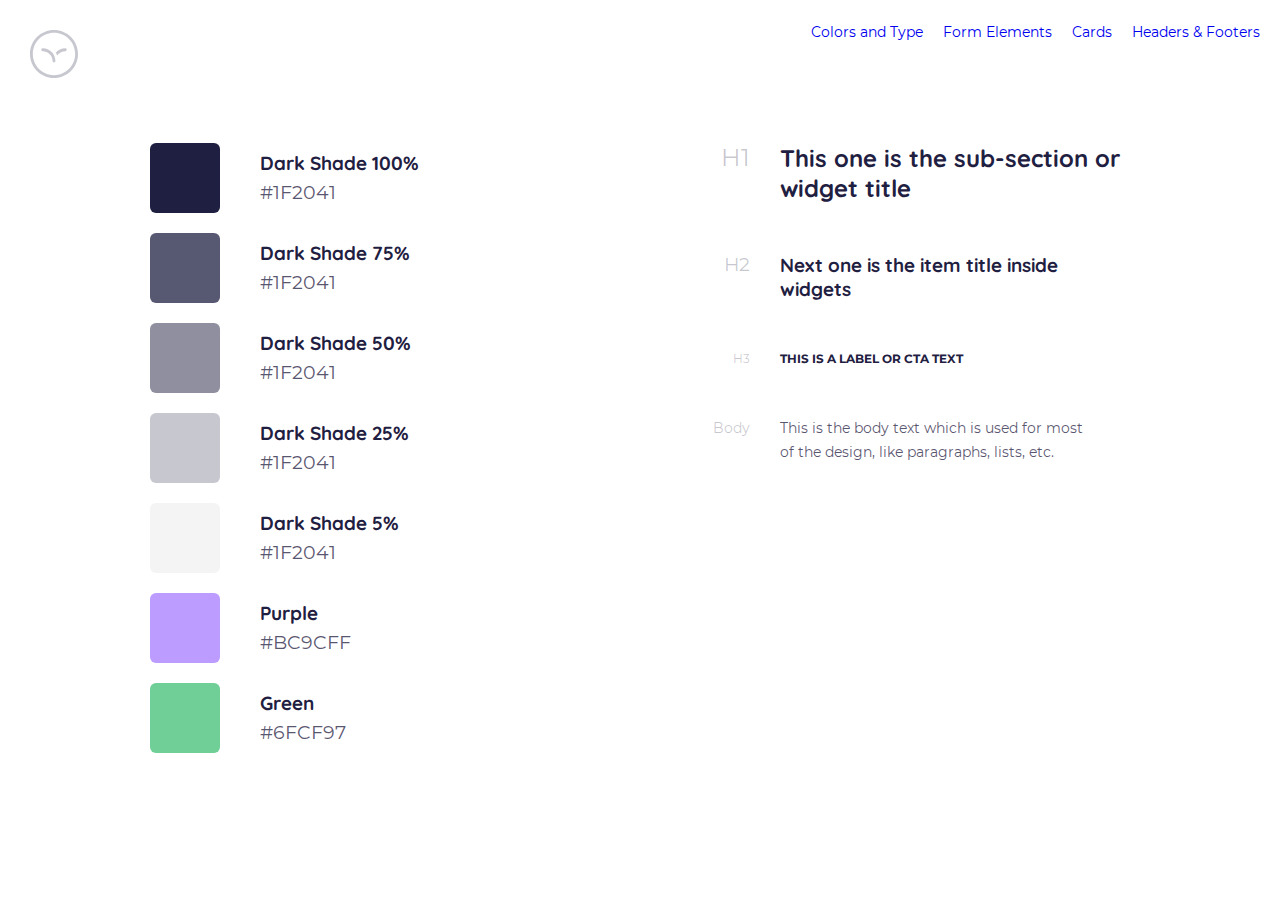
<file: fsd/colors-and-type.html>
<!DOCTYPE html><html lang="en"><head><meta charset="UTF-8"><meta name="viewport" content="width=device-width,initial-scale=1"><title>Colors and Type</title><link rel="icon" href="./static/img/ui-kit-logo.svg" type="image/x-icon"><link href="https://fonts.googleapis.com/icon?family=Material+Icons" rel="stylesheet"><link href="main.11454f1c86aaf6f52687.css" rel="stylesheet"></head><body><div class="ui-kit__header"><div class="ui-kit__logo"><a href="#"><img class="logo_ui-kit" src="./static/img/ui-kit-logo.svg"></a></div><div class="ui-kit__header-links"><a class="ui-kit__header-link" href="https://fuzzywisp.github.io/fsd/colors-and-type.html">Colors and Type</a><a class="ui-kit__header-link" href="https://fuzzywisp.github.io/fsd/form-elements.html">Form Elements</a><a class="ui-kit__header-link" href="https://fuzzywisp.github.io/fsd/cards.html">Cards</a><a class="ui-kit__header-link" href="https://fuzzywisp.github.io/fsd/headers-and-footers.html">Headers & Footers</a></div></div><div class="content-wrapper"><div class="colors-and-type__grid-container"><div class="colors-and-type__grid-item"><div class="color-block"><div class="color-block__color color-block__color_ds-100"></div><div class="color-block__description"><h2 class="color-block__title title-h2">Dark Shade 100%</h2><span class="color-block__sub-title">#1F2041</span></div></div><div class="color-block"><div class="color-block__color color-block__color_ds-75"></div><div class="color-block__description"><h2 class="color-block__title title-h2">Dark Shade 75%</h2><span class="color-block__sub-title">#1F2041</span></div></div><div class="color-block"><div class="color-block__color color-block__color_ds-50"></div><div class="color-block__description"><h2 class="color-block__title title-h2">Dark Shade 50%</h2><span class="color-block__sub-title">#1F2041</span></div></div><div class="color-block"><div class="color-block__color color-block__color_ds-25"></div><div class="color-block__description"><h2 class="color-block__title title-h2">Dark Shade 25%</h2><span class="color-block__sub-title">#1F2041</span></div></div><div class="color-block"><div class="color-block__color color-block__color_ds-05"></div><div class="color-block__description"><h2 class="color-block__title title-h2">Dark Shade 5%</h2><span class="color-block__sub-title">#1F2041</span></div></div><div class="color-block"><div class="color-block__color color-block__color_purple"></div><div class="color-block__description"><h2 class="color-block__title title-h2">Purple</h2><span class="color-block__sub-title">#BC9CFF</span></div></div><div class="color-block"><div class="color-block__color color-block__color_green"></div><div class="color-block__description"><h2 class="color-block__title title-h2">Green</h2><span class="color-block__sub-title">#6FCF97</span></div></div></div><div class="colors-and-type__grid-item"><div class="text-block"><div class="text-block__label label label_h1"><span>H1</span></div><div class="text-block__text title-h1"><h1>This one is the sub-section or<br>widget title</h1></div></div><div class="text-block"><div class="text-block__label label label_h2"><span>H2</span></div><div class="text-block__text title-h2"><h2>Next one is the item title inside<br>widgets</h2></div></div><div class="text-block"><div class="text-block__label label label_h3"><span>H3</span></div><div class="text-block__text title-h3"><h3>This is a label or CTA text</h3></div></div><div class="text-block"><div class="text-block__label label"><span>Body</span></div><div class="text-block__text text"><p>This is the body text which is used for most<br>of the design, like paragraphs, lists, etc.</p></div></div></div></div></div><script type="text/javascript" src="vendors~main.11454f1c86aaf6f52687.js"></script><script type="text/javascript" src="main.11454f1c86aaf6f52687.js"></script></body></html>
</file>
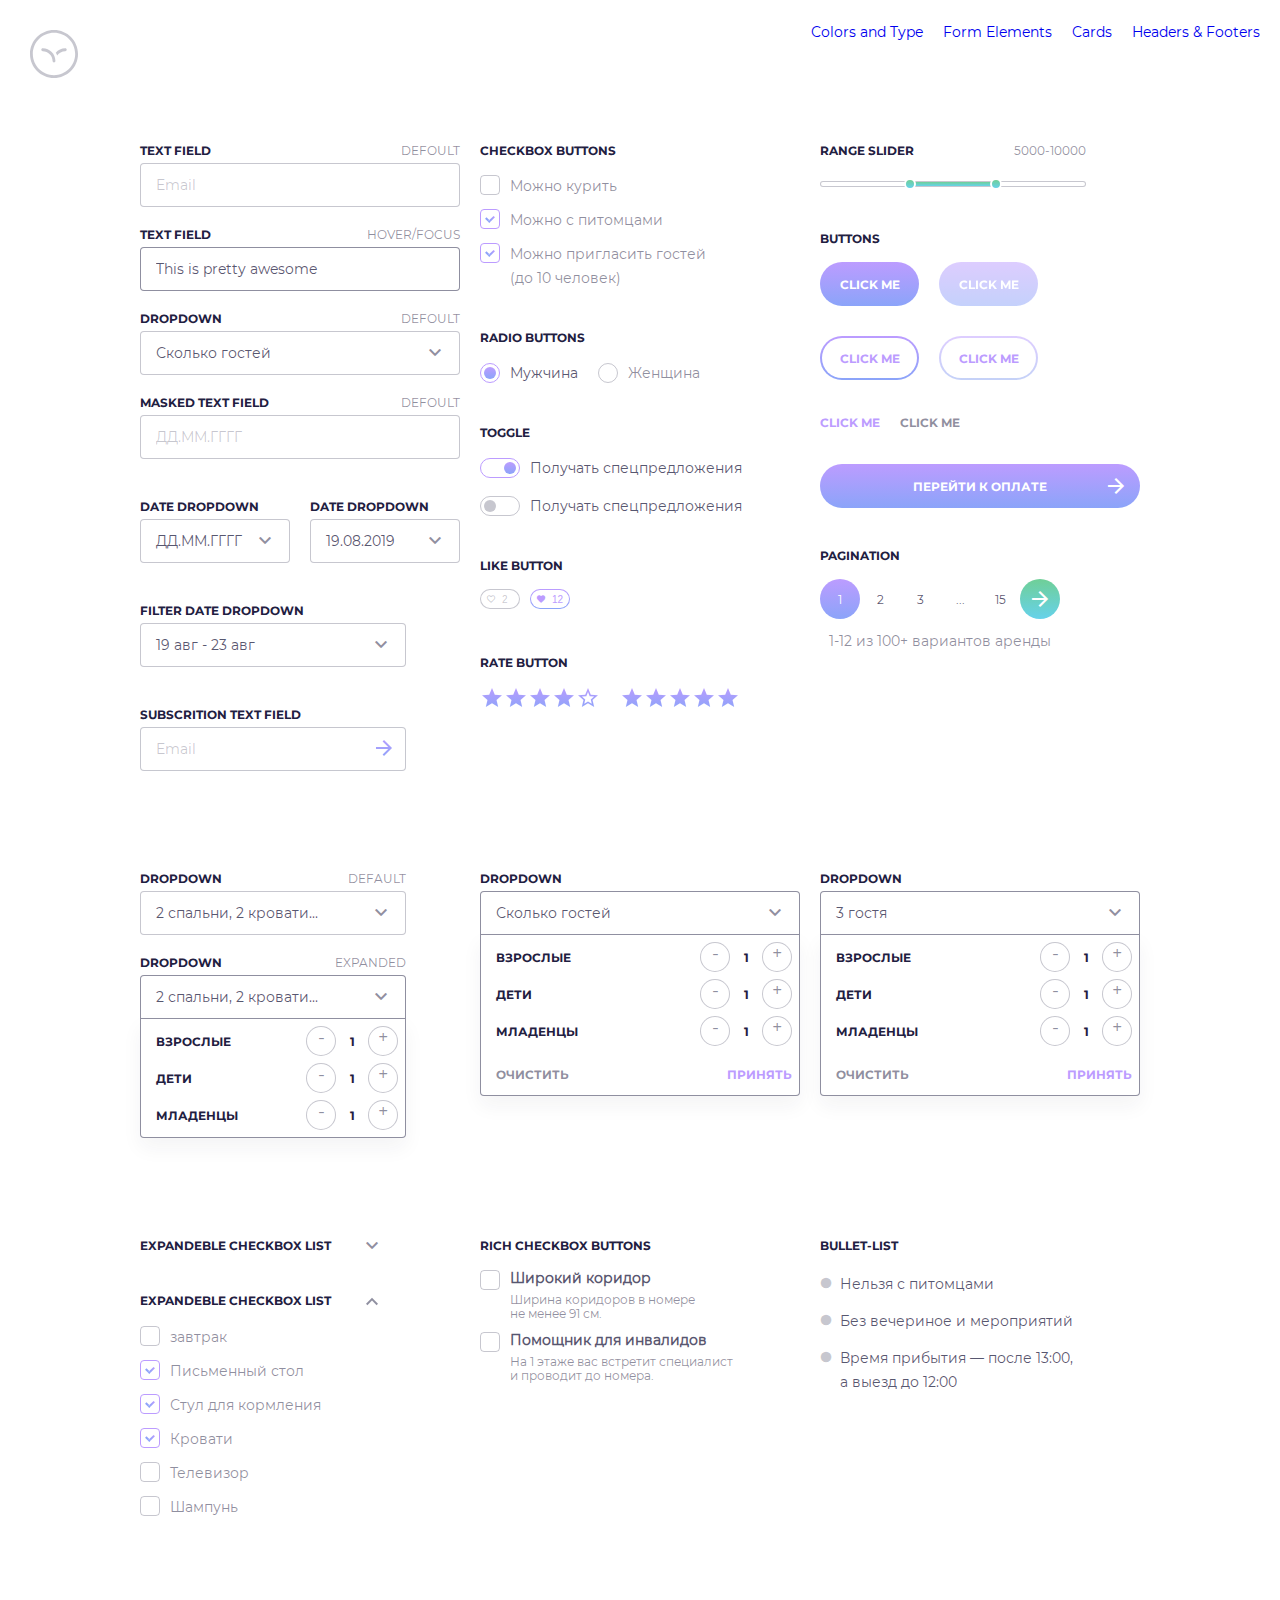
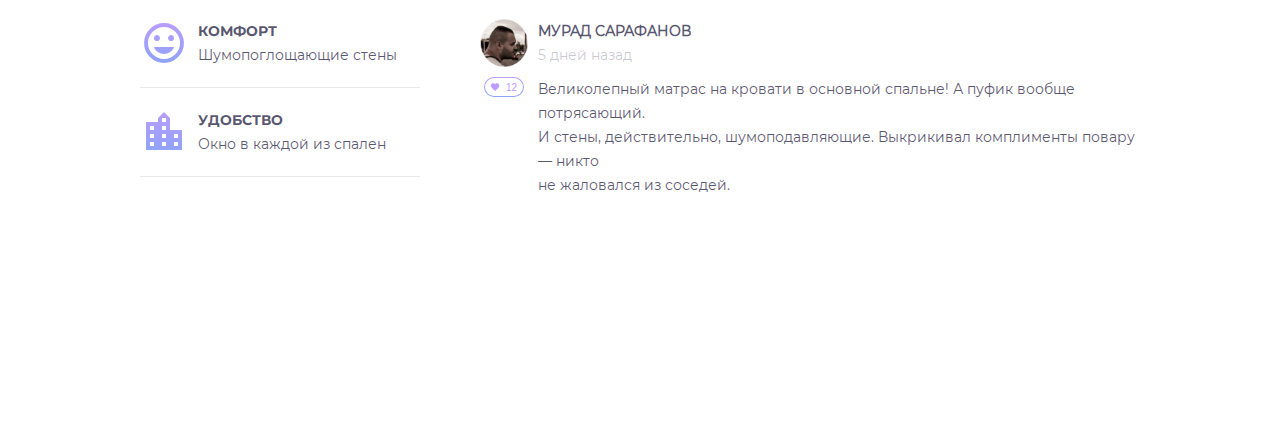
<file: fsd/form-elements.html>
<!DOCTYPE html><html lang="en"><head><meta charset="UTF-8"><meta name="viewport" content="width=device-width,initial-scale=1"><title>Form Elements</title><link rel="icon" href="./static/img/ui-kit-logo.svg" type="image/x-icon"><link href="https://fonts.googleapis.com/icon?family=Material+Icons" rel="stylesheet"><link href="main.11454f1c86aaf6f52687.css" rel="stylesheet"></head><body class="form-elements"><div class="ui-kit__header"><div class="ui-kit__logo"><a href="#"><img class="logo_ui-kit" src="./static/img/ui-kit-logo.svg"></a></div><div class="ui-kit__header-links"><a class="ui-kit__header-link" href="https://fuzzywisp.github.io/fsd/colors-and-type.html">Colors and Type</a><a class="ui-kit__header-link" href="https://fuzzywisp.github.io/fsd/form-elements.html">Form Elements</a><a class="ui-kit__header-link" href="https://fuzzywisp.github.io/fsd/cards.html">Cards</a><a class="ui-kit__header-link" href="https://fuzzywisp.github.io/fsd/headers-and-footers.html">Headers & Footers</a></div></div><div class="content-wrapper"><div class="form-elements__grid-container"><div class="form-elements__grid-item"><div class="container_vertical"><div class="margin-top_20"><div class="text-field"><div class="text-field__title-block"><h3 class="text-field__title">text field</h3><span class="text-field__sub-title">Defoult</span></div><div class="text-field__container"><input class="text-field__text-input" type="text" placeholder="Email"></div></div></div><div class="margin-top_20"><div class="text-field"><div class="text-field__title-block"><h3 class="text-field__title">text field</h3><span class="text-field__sub-title">hover/focus</span></div><div class="text-field__container"><input class="text-field__text-input text-field__text-input_focus" type="text" placeholder="This is pretty awesome"></div></div></div><div class="margin-top_20"><div class="dropdown"><div class="dropdown__title-block"><h3 class="dropdown__title">dropdown</h3><span class="dropdown__sub-title">defoult</span></div><div class="dropdown__body"><span class="dropdown__value">Сколько гостей</span></div><div class="dropdown__menu"><div class="dropdown__menu-item"><label class="dropdown__menu-label">взрослые</label><div class="dropdown__menu-counter"><button class="dropdown__counter-button">-</button><span class="dropdown__counter-value">1</span><button class="dropdown__counter-button">+</button></div></div><div class="dropdown__menu-item"><label class="dropdown__menu-label">дети</label><div class="dropdown__menu-counter"><button class="dropdown__counter-button">-</button><span class="dropdown__counter-value">1</span><button class="dropdown__counter-button">+</button></div></div><div class="dropdown__menu-item"><label class="dropdown__menu-label">младенцы</label><div class="dropdown__menu-counter"><button class="dropdown__counter-button">-</button><span class="dropdown__counter-value">1</span><button class="dropdown__counter-button">+</button></div></div><div class="dropdown__menu-button-container"><button class="button"><span class="button__text button__text_grey">очистить</span></button><button class="button"><span class="button__text button__text_purple">принять</span></button></div></div></div></div><div class="margin-top_20 margin-top_40"><div class="text-field"><div class="text-field__title-block"><h3 class="text-field__title">masked text field</h3><span class="text-field__sub-title">defoult</span></div><div class="text-field__container"><input class="text-field__text-input" type="text" placeholder="ДД.ММ.ГГГГ"></div></div></div><div class="margin-top_40"><div class="data-picker"><div class="dropdown dropdown_small"><div class="dropdown__title-block"><h3 class="dropdown__title">date Dropdown</h3><span class="dropdown__sub-title"></span></div><div class="dropdown__body"><span class="dropdown__value">ДД.ММ.ГГГГ</span></div></div><div class="dropdown dropdown_small"><div class="dropdown__title-block"><h3 class="dropdown__title">date Dropdown</h3><span class="dropdown__sub-title"></span></div><div class="dropdown__body"><span class="dropdown__value">19.08.2019</span></div></div></div></div><div class="margin-top_40"><div class="dropdown dropdown_medium"><div class="dropdown__title-block"><h3 class="dropdown__title">filter date dropdown</h3><span class="dropdown__sub-title"></span></div><div class="dropdown__body"><span class="dropdown__value">19 авг - 23 авг</span></div><div class="dropdown__menu"><div class="dropdown__menu-item"><label class="dropdown__menu-label">взрослые</label><div class="dropdown__menu-counter"><button class="dropdown__counter-button">-</button><span class="dropdown__counter-value">1</span><button class="dropdown__counter-button">+</button></div></div><div class="dropdown__menu-item"><label class="dropdown__menu-label">дети</label><div class="dropdown__menu-counter"><button class="dropdown__counter-button">-</button><span class="dropdown__counter-value">1</span><button class="dropdown__counter-button">+</button></div></div><div class="dropdown__menu-item"><label class="dropdown__menu-label">младенцы</label><div class="dropdown__menu-counter"><button class="dropdown__counter-button">-</button><span class="dropdown__counter-value">1</span><button class="dropdown__counter-button">+</button></div></div></div></div></div><div class="margin-top_40"><div class="text-field text-field_medium"><div class="text-field__title-block"><h3 class="text-field__title">subscrition text field</h3></div><div class="text-field__container"><input class="text-field__text-input text-field__text-input_subscription" type="text" placeholder="Email"><button class="text-field__button"></button></div></div></div></div></div><div class="form-elements__grid-item"><div class="form-elements__ui-kit-block"><div class="title-block"><h3>checkbox buttons</h3></div><div class="container_vertical"><div class="checkbox"><label class="checkbox__container"><input class="checkbox__input" type="checkbox" id="test"><div class="checkbox__item"></div><span class="checkbox__title">Можно курить</span></label></div><div class="checkbox"><label class="checkbox__container"><input class="checkbox__input" type="checkbox" id="test" checked="true"><div class="checkbox__item"></div><span class="checkbox__title">Можно с питомцами</span></label></div><div class="checkbox"><label class="checkbox__container"><input class="checkbox__input" type="checkbox" id="test" checked="true"><div class="checkbox__item"></div><span class="checkbox__title">Можно пригласить гостей (до 10 человек)</span></label></div></div></div><div class="form-elements__ui-kit-block"><div class="title-block"><h3>radio buttons</h3></div><div class="container_horizontal"><div class="radio-buttons"><label class="radio-buttons__button"><input class="radio-buttons__input" type="radio" value="male" name="gender" checked="true"><div class="radio-buttons__item"></div><p class="radio-buttons__title">Мужчина</p></label><label class="radio-buttons__button"><input class="radio-buttons__input" type="radio" value="female" name="gender"><div class="radio-buttons__item"></div><p class="radio-buttons__title">Женщина</p></label></div></div></div><div class="form-elements__ui-kit-block"><div class="title-block"><h3>toggle</h3></div><div class="container_vertical"><label class="toggle"><input class="toggle__input" type="checkbox" checked="true"><div class="toggle__item"></div><p>Получать спецпредложения</p></label><label class="toggle"><input class="toggle__input" type="checkbox"><div class="toggle__item"></div><p>Получать спецпредложения</p></label></div></div><div class="form-elements__ui-kit-block"><div class="title-block"><h3>like button</h3></div><div class="container_horizontal"><div class="margin-left_10"><button class="like-button"><span class="like-button__counter">2</span></button></div><div class="margin-left_10"><button class="like-button like-button_active"><span class="like-button__counter">12</span></button></div></div></div><div class="form-elements__ui-kit-block"><div class="title-block"><h3>rate button</h3></div><div class="container_horizontal"><div class="margin-left_20"><div class="rate-button"><div class="rate-button__star rate-button__star_active"></div><div class="rate-button__star rate-button__star_active"></div><div class="rate-button__star rate-button__star_active"></div><div class="rate-button__star rate-button__star_active"></div><div class="rate-button__star"></div></div></div><div class="margin-left_20"><div class="rate-button"><div class="rate-button__star rate-button__star_active"></div><div class="rate-button__star rate-button__star_active"></div><div class="rate-button__star rate-button__star_active"></div><div class="rate-button__star rate-button__star_active"></div><div class="rate-button__star rate-button__star_active"></div></div></div></div></div></div><div class="form-elements__grid-item"><div class="form-elements__ui-kit-block"><div class="container_vertical margin-top_40"><div class="range-slider"><div class="range-slider__title-block"><h3 class="range-slider__title">range slider</h3><span class="range-slider__price">5000-10000</span></div><div class="range-slider__container"><input class="range-slider__input" type="range" id="input-left" min="5000" max="10000" value="6666.666666666667"><input class="range-slider__input" type="range" id="input-right" min="5000" max="10000" value="8333.333333333332"><div class="range-slider__slider"><div class="range-slider__track"><div class="range-slider__range"></div></div><div class="range-slider__thumb range-slider__thumb_left"></div><div class="range-slider__thumb range-slider__thumb_right"></div></div></div></div></div><div class="container_vertical margin-top_40"><div class="title-block"><h3>Buttons</h3></div><div class="container_horizontal margin-top_30"><div class="margin-left_20"><button class="button button_small button_fill"><span class="button__text">click me</span></button></div><div class="margin-left_20"><button class="button button_small button_fill button_fill button_hover"><span class="button__text">click me</span></button></div></div><div class="container_horizontal margin-top_30"><div class="margin-left_20"><button class="button button_small button_empty"><span class="button__text button__text_purple">click me</span></button></div><div class="margin-left_20"><button class="button button_small button_empty button_hover"><span class="button__text button__text_purple">click me</span></button></div></div><div class="container_horizontal margin-top_30"><div class="margin-left_20"><button class="button"><span class="button__text button__text_purple">click me</span></button></div><div class="margin-left_20"><button class="button"><span class="button__text button__text_grey">click me</span></button></div></div><div class="container_horizontal margin-top_30"><button class="button button_large button_fill"><span class="button__text">Перейти к оплате</span></button></div></div><div class="container_vertical margin-top_40"><div class="title-block"><h3>pagination</h3></div><div class="container_horizontal"><div class="pagination"><div class="pagination__container"><div class="pagination__item pagination__item_current"><span>1</span></div><div class="pagination__item"><span>2</span></div><div class="pagination__item"><span>3</span></div><div class="pagination__item"><span>...</span></div><div class="pagination__item"><span>15</span></div><div class="pagination__item pagination__item_select"><i class="material-icons arrow-forward">&#xE5c8;</i></div></div><span class="pagination__description">1-12 из 100+ вариантов аренды</span></div></div></div></div></div><div class="form-elements__grid-item"><div class="form-elements__ui-kit-block"><div class="container_vertical"><div class="margin-top_20"><div class="dropdown dropdown_medium"><div class="dropdown__title-block"><h3 class="dropdown__title">dropdown</h3><span class="dropdown__sub-title">Default</span></div><div class="dropdown__body"><span class="dropdown__value">2 спальни, 2 кровати...</span></div><div class="dropdown__menu"><div class="dropdown__menu-item"><label class="dropdown__menu-label">взрослые</label><div class="dropdown__menu-counter"><button class="dropdown__counter-button">-</button><span class="dropdown__counter-value">1</span><button class="dropdown__counter-button">+</button></div></div><div class="dropdown__menu-item"><label class="dropdown__menu-label">дети</label><div class="dropdown__menu-counter"><button class="dropdown__counter-button">-</button><span class="dropdown__counter-value">1</span><button class="dropdown__counter-button">+</button></div></div><div class="dropdown__menu-item"><label class="dropdown__menu-label">младенцы</label><div class="dropdown__menu-counter"><button class="dropdown__counter-button">-</button><span class="dropdown__counter-value">1</span><button class="dropdown__counter-button">+</button></div></div></div></div></div><div class="margin-top_20"><div class="dropdown dropdown_medium"><div class="dropdown__title-block"><h3 class="dropdown__title">dropdown</h3><span class="dropdown__sub-title">expanded</span></div><div class="dropdown__body dropdown__body_active"><span class="dropdown__value">2 спальни, 2 кровати...</span></div><div class="dropdown__menu dropdown__menu_active"><div class="dropdown__menu-item"><label class="dropdown__menu-label">взрослые</label><div class="dropdown__menu-counter"><button class="dropdown__counter-button">-</button><span class="dropdown__counter-value">1</span><button class="dropdown__counter-button">+</button></div></div><div class="dropdown__menu-item"><label class="dropdown__menu-label">дети</label><div class="dropdown__menu-counter"><button class="dropdown__counter-button">-</button><span class="dropdown__counter-value">1</span><button class="dropdown__counter-button">+</button></div></div><div class="dropdown__menu-item"><label class="dropdown__menu-label">младенцы</label><div class="dropdown__menu-counter"><button class="dropdown__counter-button">-</button><span class="dropdown__counter-value">1</span><button class="dropdown__counter-button">+</button></div></div></div></div></div></div></div></div><div class="form-elements__grid-item"><div class="form-elements__ui-kit-block"><div class="dropdown"><div class="dropdown__title-block"><h3 class="dropdown__title">dropdown</h3><span class="dropdown__sub-title"></span></div><div class="dropdown__body dropdown__body_active"><span class="dropdown__value">Сколько гостей</span></div><div class="dropdown__menu dropdown__menu_active"><div class="dropdown__menu-item"><label class="dropdown__menu-label">взрослые</label><div class="dropdown__menu-counter"><button class="dropdown__counter-button">-</button><span class="dropdown__counter-value">1</span><button class="dropdown__counter-button">+</button></div></div><div class="dropdown__menu-item"><label class="dropdown__menu-label">дети</label><div class="dropdown__menu-counter"><button class="dropdown__counter-button">-</button><span class="dropdown__counter-value">1</span><button class="dropdown__counter-button">+</button></div></div><div class="dropdown__menu-item"><label class="dropdown__menu-label">младенцы</label><div class="dropdown__menu-counter"><button class="dropdown__counter-button">-</button><span class="dropdown__counter-value">1</span><button class="dropdown__counter-button">+</button></div></div><div class="dropdown__menu-button-container"><button class="button"><span class="button__text button__text_grey">очистить</span></button><button class="button"><span class="button__text button__text_purple">принять</span></button></div></div></div></div></div><div class="form-elements__grid-item"><div class="form-elements__ui-kit-block"><div class="dropdown"><div class="dropdown__title-block"><h3 class="dropdown__title">dropdown</h3><span class="dropdown__sub-title"></span></div><div class="dropdown__body dropdown__body_active"><span class="dropdown__value">3 гостя</span></div><div class="dropdown__menu dropdown__menu_active"><div class="dropdown__menu-item"><label class="dropdown__menu-label">взрослые</label><div class="dropdown__menu-counter"><button class="dropdown__counter-button">-</button><span class="dropdown__counter-value">1</span><button class="dropdown__counter-button">+</button></div></div><div class="dropdown__menu-item"><label class="dropdown__menu-label">дети</label><div class="dropdown__menu-counter"><button class="dropdown__counter-button">-</button><span class="dropdown__counter-value">1</span><button class="dropdown__counter-button">+</button></div></div><div class="dropdown__menu-item"><label class="dropdown__menu-label">младенцы</label><div class="dropdown__menu-counter"><button class="dropdown__counter-button">-</button><span class="dropdown__counter-value">1</span><button class="dropdown__counter-button">+</button></div></div><div class="dropdown__menu-button-container"><button class="button"><span class="button__text button__text_grey">очистить</span></button><button class="button"><span class="button__text button__text_purple">принять</span></button></div></div></div></div></div><div class="form-elements__grid-item"><div class="form-elements__ui-kit-block"><div class="margin-top_40"><div class="checkbox-list"><div class="checkbox-list__header"><h3 class="checkbox-list__title">expandeble checkbox list</h3></div><div class="checkbox-list__menu"><div class="checkbox"><label class="checkbox__container"><input class="checkbox__input" type="checkbox"><div class="checkbox__item"></div><span class="checkbox__title">завтрак</span></label></div><div class="checkbox"><label class="checkbox__container"><input class="checkbox__input" type="checkbox" id=""><div class="checkbox__item"></div><span class="checkbox__title">Письменный стол</span></label></div><div class="checkbox"><label class="checkbox__container"><input class="checkbox__input" type="checkbox" id=""><div class="checkbox__item"></div><span class="checkbox__title">Стул для кормления</span></label></div><div class="checkbox"><label class="checkbox__container"><input class="checkbox__input" type="checkbox" id=""><div class="checkbox__item"></div><span class="checkbox__title">Кровати</span></label></div><div class="checkbox"><label class="checkbox__container"><input class="checkbox__input" type="checkbox"><div class="checkbox__item"></div><span class="checkbox__title">Телевизор</span></label></div><div class="checkbox"><label class="checkbox__container"><input class="checkbox__input" type="checkbox"><div class="checkbox__item"></div><span class="checkbox__title">Шампунь</span></label></div></div></div></div><div class="margin-top_40"><div class="checkbox-list"><div class="checkbox-list__header checkbox-list__header_active"><h3 class="checkbox-list__title">expandeble checkbox list</h3></div><div class="checkbox-list__menu checkbox-list__menu_active"><div class="checkbox"><label class="checkbox__container"><input class="checkbox__input" type="checkbox"><div class="checkbox__item"></div><span class="checkbox__title">завтрак</span></label></div><div class="checkbox"><label class="checkbox__container"><input class="checkbox__input" type="checkbox" id="" checked="checked"><div class="checkbox__item"></div><span class="checkbox__title">Письменный стол</span></label></div><div class="checkbox"><label class="checkbox__container"><input class="checkbox__input" type="checkbox" id="" checked="checked"><div class="checkbox__item"></div><span class="checkbox__title">Стул для кормления</span></label></div><div class="checkbox"><label class="checkbox__container"><input class="checkbox__input" type="checkbox" id="" checked="checked"><div class="checkbox__item"></div><span class="checkbox__title">Кровати</span></label></div><div class="checkbox"><label class="checkbox__container"><input class="checkbox__input" type="checkbox"><div class="checkbox__item"></div><span class="checkbox__title">Телевизор</span></label></div><div class="checkbox"><label class="checkbox__container"><input class="checkbox__input" type="checkbox"><div class="checkbox__item"></div><span class="checkbox__title">Шампунь</span></label></div></div></div></div></div></div><div class="form-elements__grid-item"><div class="form-elements__ui-kit-block"><div class="title-block"><h3>rich checkbox buttons</h3></div><div class="container_vertical"><div class="checkbox"><label class="checkbox__container"><input class="checkbox__input" type="checkbox" id=""><div class="checkbox__item"></div><span class="checkbox__title checkbox__title_rich">Широкий коридор</span></label><span class="checkbox__description">Ширина коридоров в номере<br>не менее 91 см.</span></div><div class="checkbox"><label class="checkbox__container"><input class="checkbox__input" type="checkbox" id=""><div class="checkbox__item"></div><span class="checkbox__title checkbox__title_rich">Помощник для инвалидов</span></label><span class="checkbox__description">На 1 этаже вас встретит специалист<br>и проводит до номера.</span></div></div></div></div><div class="form-elements__grid-item"><div class="form-elements__ui-kit-block"><div class="bullet-list"><h3 class="bullet-list__title">bullet-list</h3><ul class="bullet-list__container"><li class="bullet-list__string">Нельзя с питомцами</li><li class="bullet-list__string">Без вечериное и мероприятий</li><li class="bullet-list__string">Время прибытия — после 13:00,<br>а выезд до 12:00</li></ul></div></div></div><div class="form-elements__grid-item"><div class="form-elements__ui-kit-block"><div class="benefits-block"><div class="benefits-block__item"><i class="material-icons icon_gradient benefits-block__icon">&#xe24e;</i><div class="benefits-block__description-block"><h3 class="benefits-block__title">Комфорт</h3><span class="benefits-block__description">Шумопоглощающие стены</span></div></div><div class="benefits-block__line"></div><div class="benefits-block__item"><i class="material-icons icon_gradient benefits-block__icon">&#xe7f1;</i><div class="benefits-block__description-block"><h3 class="benefits-block__title">Удобство</h3><span class="benefits-block__description">Окно в каждой из спален</span></div></div><div class="benefits-block__line"></div></div></div></div><div class="form-elements__grid-item"><div class="form-elements__ui-kit-block"><div class="comment"><div class="comment__top-section"><img class="comment__img" src="./static/img/preview.png" alt="preview"><div class="comment__title-block"><h3 class="comment__title">Мурад Сарафанов</h3><span class="comment__sub-title">5 дней назад</span></div></div><div class="comment__bottom-section"><div class="comment__like-button"><button class="like-button like-button_active"><span class="like-button__counter">12</span></button></div><p class="comment__text">Великолепный матрас на кровати в основной спальне! А пуфик вообще потрясающий.<br>И стены, действительно, шумоподавляющие. Выкрикивал комплименты повару — никто<br>не жаловался из соседей.</p></div></div></div></div></div></div><script type="text/javascript" src="vendors~main.11454f1c86aaf6f52687.js"></script><script type="text/javascript" src="main.11454f1c86aaf6f52687.js"></script></body></html>
</file>
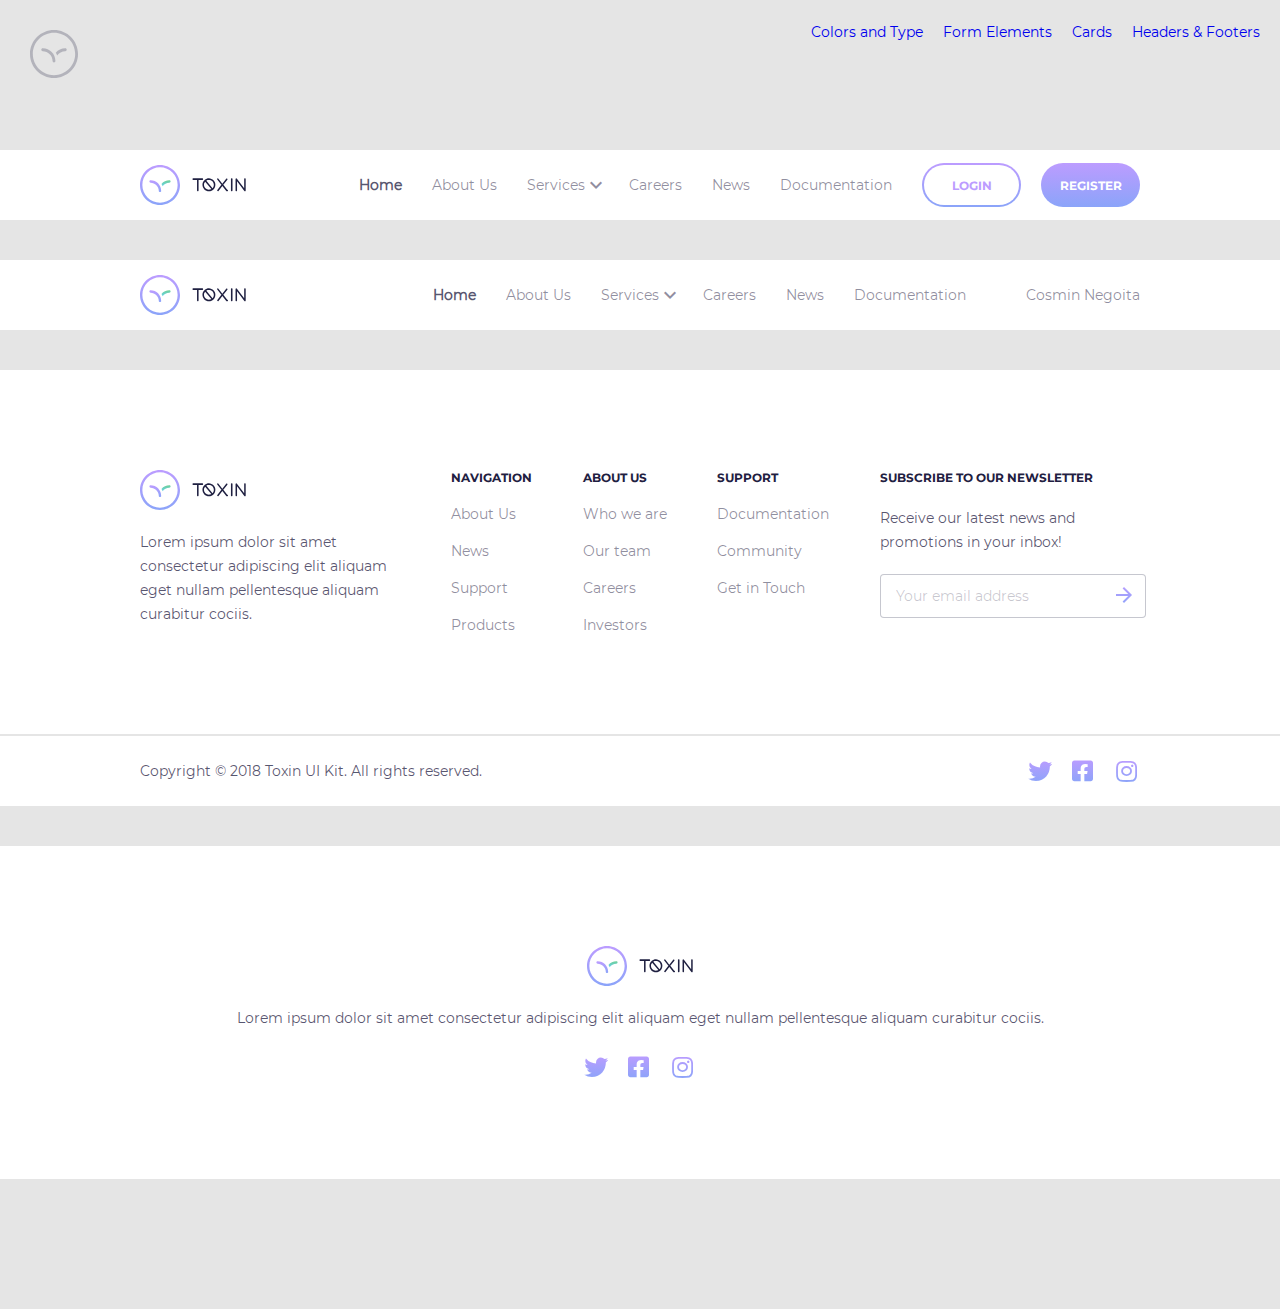
<file: fsd/headers-and-footers.html>
<!DOCTYPE html><html lang="en"><head><meta charset="UTF-8"><meta name="viewport" content="width=device-width,initial-scale=1"><title>Headers &amp; Footers</title><link rel="icon" href="./static/img/ui-kit-logo.svg" type="image/x-icon"><link href="https://fonts.googleapis.com/icon?family=Material+Icons" rel="stylesheet"><link href="main.11454f1c86aaf6f52687.css" rel="stylesheet"></head><body class="headers-and-footers"><div class="ui-kit__header"><div class="ui-kit__logo"><a href="#"><img class="logo_ui-kit" src="./static/img/ui-kit-logo.svg"></a></div><div class="ui-kit__header-links"><a class="ui-kit__header-link" href="https://fuzzywisp.github.io/fsd/colors-and-type.html">Colors and Type</a><a class="ui-kit__header-link" href="https://fuzzywisp.github.io/fsd/form-elements.html">Form Elements</a><a class="ui-kit__header-link" href="https://fuzzywisp.github.io/fsd/cards.html">Cards</a><a class="ui-kit__header-link" href="https://fuzzywisp.github.io/fsd/headers-and-footers.html">Headers & Footers</a></div></div><div class="headers-and-footers__container"><div class="headers-and-footers__item"><div class="header"><div class="header__content-wrapper"><a href="#"><img class="logo_ui-kit" src="./static/img/toxin-logo.svg"></a><div class="header__navigation-block"><a class="header__link header__link_active" href="#">Home</a><a class="header__link" href="#">About Us</a><label class="header__expanded-button">Services</label><a class="header__link" href="#">Careers</a><a class="header__link" href="#">News</a><a class="header__link" href="#">Documentation</a><div class="header__button"><button class="button button_small button_empty"><span class="button__text button__text_purple">login</span></button></div><div class="header__button"><button class="button button_small button_fill"><span class="button__text">register</span></button></div></div></div></div></div><div class="headers-and-footers__item"><div class="header"><div class="header__content-wrapper"><a href="#"><img class="logo_ui-kit" src="./static/img/toxin-logo.svg"></a><div class="header__navigation-block"><a class="header__link header__link_active" href="#">Home</a><a class="header__link" href="#">About Us</a><label class="header__expanded-button">Services</label><a class="header__link" href="#">Careers</a><a class="header__link" href="#">News</a><a class="header__link" href="#">Documentation</a><div class="header__user-name">Cosmin Negoita</div></div></div></div></div><div class="headers-and-footers__item"><footer class="footer"><div class="footer__top-section"><div class="footer__item"><div class="footer__logo"><a href="#"><img class="logo_ui-kit" src="./static/img/toxin-logo.svg"></a></div><p class="footer__text">Lorem ipsum dolor sit amet consectetur adipiscing elit aliquam eget nullam pellentesque aliquam curabitur cociis.</p></div><div class="footer__item"><h3 class="footer__title">Navigation</h3><div class="footer__list"><a class="footer__link" href="#">About Us</a><a class="footer__link" href="#">News</a><a class="footer__link" href="#">Support</a><a class="footer__link" href="#">Products</a></div></div><div class="footer__item"><h3 class="footer__title">about us</h3><div class="footer__list"><a class="footer__link" href="#">Who we are</a><a class="footer__link" href="#">Our team</a><a class="footer__link" href="#">Careers</a><a class="footer__link" href="#">Investors</a></div></div><div class="footer__item"><h3 class="footer__title">support</h3><div class="footer__list"><a class="footer__link" href="#">Documentation</a><a class="footer__link" href="#">Community</a><a class="footer__link" href="#">Get in Touch</a></div></div><div class="footer__item"><h3 class="footer__title">Subscribe to our newsletter</h3><p class="footer__text">Receive our latest news and promotions in your inbox!</p><div class="footer__subscription"><div class="text-field text-field_medium"><div class="text-field__container"><input class="text-field__text-input text-field__text-input_subscription" type="text" placeholder="Your email address"><button class="text-field__button"></button></div></div></div></div></div><div class="footer__line"></div><div class="footer__bottom-section"><div class="footer__text"><span>Copyright © 2018 Toxin UI Kit. All rights reserved.</span></div><div class="footer__social"><a class="footer__social-link footer__twitter-link" href="#"></a><a class="footer__social-link footer__facebook-link" href="#"></a><a class="footer__social-link footer__instagram-link" href="#"></a></div></div></footer></div><div class="headers-and-footers__item"><footer class="footer footer_alt"><div class="footer__logo"><a href="#"><img class="logo_ui-kit" src="./static/img/toxin-logo.svg"></a></div><p class="footer__text footer__text_alt">Lorem ipsum dolor sit amet consectetur adipiscing elit aliquam eget nullam pellentesque aliquam curabitur cociis.</p><div class="footer__social"><a class="footer__social-link footer__twitter-link" href="#"></a><a class="footer__social-link footer__facebook-link" href="#"></a><a class="footer__social-link footer__instagram-link" href="#"></a></div></footer></div></div><script type="text/javascript" src="vendors~main.11454f1c86aaf6f52687.js"></script><script type="text/javascript" src="main.11454f1c86aaf6f52687.js"></script></body></html>
</file>
<file: 3_days_blog/css/style.css>
/* Здесь будут храниться стили нашего сайта */
body {
	font-family: 'Roboto';
	margin: 0; 
	font-size: 18px;
	font-weight: 400;
}
           
            					/*styles of the header*/

header {
	padding-top: 59px;
	background-color: #3a7dfd;
	color: #ffffff;
	padding-bottom: 22px;
	text-shadow: 10px 7px 10px rgba(18, 61, 145, 0.75);
}
img{
	max-width: 100%
}
.header-info-block{
	text-align: left;
}
.header-button {
	cursor: pointer;
	border: none;
	width: 200px;
	height: 50px;
	box-shadow: 10px 7px 25px 1px rgba(18, 61, 145, 0.75);
	border-radius: 50px;
	background-color: #ffffff;
	padding: 15px 45px;
	color: #072b6f;
	font-weight: 700;
	text-shadow: none;
}
.header-button:hover {
	box-shadow: none;
	-webkit-transition: 0.2s;
	-o-transition: 0.2s;
	transition: 0.2s;
}
.header-pre-title {
	margin-top: 102px;
	font-weight: 700;
}
.header-title {
	margin-top: 21px;
	font-size: 48px;
	margin-bottom: 0px;
}
.header-sub-title {
	margin-top: 20px;
	margin-bottom: 20px;
}
.header-button-block{
	max-width: 210px;
	margin-top: 30px;
}
.header-button-description {
	display: block;
	margin-top: 20px;
	font-size: 12px;
	padding-left: 50px;
}

					/*styles of the portfolio srction*/

.portfolio {
	background-color: #dddddd;
	padding-top: 44px;
	padding-bottom: 71px;
}
.portfolio-block{
	background-color: #fff;
	padding-top: 29px;
	padding-bottom: 41px;
}
.portfolio-title{
	margin: 0px;
	color: #072b6f;
	font-size: 18px;
	font-weight: 700;
	text-transform: uppercase;
	letter-spacing: 1.8px;
	text-align: center;
}
.portfolio-sub-title{
	margin-top: 10px;
	color: #7bb9ff;
	font-size: 14px;
	font-weight: 400;
	text-align: center;
}
.portfolio-sub-block{
	text-align: center;
	padding: 30px 50px 16px 50px;
}
.right-block{
	padding-left: 0;
}
.left-block{
	padding-right: 0;
}
.portfolio-sub-block h3{
	color: #072b6f;
	font-size: 18px;
	font-weight: 700;
	text-transform: uppercase;
}
.portfolio-sub-block p{
	text-align: left;
	/*height: 65px;*/
	color: #8f8f8f;
	font-size: 14px;
	font-weight: 400;
}
.portfolio-sub-block a{
	color: #072b6f;
	font-size: 14px;
	font-weight: 400;
}

						/*styles of the footer*/

footer{
	background-color: #3a7dfd;
	color: #fff;
	text-shadow: 10px 7px 10px rgba(18, 61, 145, 0.75);
}
footer h4{
	margin-top: 0;
} 
footer p{
	color: #deedfe;
	font-size: 18px;
	font-weight: 400;
}
.footer-author{
	margin-top: 74px;
	margin-bottom: 0;
	color: #fefefe;
	font-size: 24px;
	font-weight: 700;
}
.footer-sub-title{
	margin-top: 7px;
	margin-bottom: 70px;
}
.social-net-block{
	margin-top: 60px;
	text-align: center;
}
.social-net-block a{
	margin: 0px 12px;
}
.footer-feedback-block{
	margin-top: 60px;
	text-align: center;
}
.footer-button{
	cursor: pointer;
	padding: 5px 30px;
	background-color: transparent;
	width: 165px;
	height: 48px;
	border-radius: 24px;
	border: 2px solid #ffffff;
	color: #deedfe;
	font-size: 18px;
	font-weight: 400;
}
.footer-button:hover {
	background-color: #fff;
	color: #3a7dfd;
	-webkit-transition: 0.2s;
	-o-transition: 0.2s;
	transition: 0.2s;
	text-shadow: none;
}
.footer-button a{
	color: white;
	text-decoration: none;
}
.footer-feedback-block p{
	margin: 13px;
}
.social-net-block img{
	box-shadow: 10px 7px 25px 1px rgba(18, 61, 145, 0.75);
	border-radius: 50%;
}
.social-net-block img:hover{
	box-shadow: none;
}

							/*adapting*/

@media (max-width: 1200px){
	.header-pre-title{
		margin-top: 10px;
	}
	header{
		text-align: center;
	}
	.header-button-block{
		margin-top: 40px;
	}
	.header-button-description{
		padding-bottom: 20px;
	}
	
	.portfolio-sub-block p{
		margin-bottom: 60px;
	}
}
@media (max-width: 992px){
	header img{
		display:none;
	}
	header{
		text-align: left;
		padding-left: 50px;
	}
	.header-button-block{
		padding-top: 0;
	}
	.social-net-block a{
		padding: 0px 18px;
	}
	.social-net-block p{
		margin-left: 20px;
	}
	.vk-link{
	}
}
@media (max-width: 768px){
	.social-net-block{
		margin-top: 30px;
	}
	.social-net-block a{
		padding: 0px 10px;
	}
	.social-net-block p{
		display: none;
		margin-left: 20px;
	}
	.right-block{
		padding-left: 50px;
	}
	.left-block{
		padding-right: 50px;
	}
	.portfolio-sub-block p{
		margin-bottom: 10px;
	}
	.footer-author, .footer-sub-title{
		text-align: center;
	}
	.footer-sub-title{
		margin-bottom: 0;
	}
	.footer-feedback-block{
		margin-top: 0;
		margin-bottom: 60px;
	}
	.footer-feedback{
		margin: 0px 0 40px 0;
	}
}
</file>
<file: sh_project/css/style.css>
*{
	margin: 0;
	padding: 0;
}
header{
	/*position: fixed;*/
	background-color: #222;
	width: 100%;
	height: 200px;
	text-align: center;
	font-size: 150px;
	color: white;
}

p{
	padding: 0;
} 

body{
	background-color: ;
}


         /* SLIDER */

.slider-container{
	padding: 200px 0 200px 0;
	/*min-width: 1000px;*/
	position: relative;
	margin: auto;
}

.prev, .next{
	cursor: pointer;
	position: absolute;
	top: 50%;
	width: auto;
	margin-top: -22px;
	padding: 16px;
	color: white;
	font-weight: bold;
	font-size: 18px;
	transition: 0.6s ease;
	border-radius: 0 3px 3px 0;
}

.next{
	right: 0;
	border-radius: 3px 0 0 3px;
}

.prev:hover, .next:hover{
	background-color: rgba(0,0,0,0.8);
}

.text{
	color: #f2f2f2;
	font-size: 12px;
	padding: 8px 12px;
	position: absolute;
	top: 0;
}

.dot{
	cursor: pointer;
	height: 13px;
	width: 13px;
	margin: 0 2px;
	background-color: #bbb;
	border-radius: 50%;
	display: inline-block;
	transition: background-color 0.6s ease;
}

.active, .dot:hover{
	background-color: #717171;
}

.fade{
	-webkit-animation-name: fade;
	-webkit-animation-duration: 1.5s;
	animation-name: fade;
	animation-duration: 1.5s;
}

@-webkit-keyframes fade{
	from{opacity:.6}
	to{opacity: 1}
}
@keyframes fade{
	from{opacity:.6}
	to{opacity: 1}
}

				/* direct of works */


				/* choice of materils */

.choiceBlock{
	background: #222;
	padding: 100px 0 200px 0;
}
.choiceBlock h1{
	color: white;
	font-size: 44px;
	text-align: center;
	padding-bottom: 100px;
}
.choiceBlock img:hover{
	opacity: 0.7;
}

.line{
	margin: auto;
}

.materialBlock{
	width: 200px;
	height: 200px;
}

.choice-galary-img{

	width: 100%;
	height: 100%;

	padding-bottom: 25px;
}

/* PORTFOLIO */

.main_portfolio{
	color: white;
	background-color: #222;
	text-align: center;
	padding: 100px 0 100px 0;
}
.main_portfolio h1{
	margin-bottom: 30px;
}
.main_portfolio p{
	margin-bottom: 25px;
}
.main_portfolio img{
	width: 100%;
	height: 200px;
	padding-bottom: 20px;
}
.main_portfolio img:hover{
	opacity: 0.9;
}

/* CONTACT FORM */

.contact_form{
	padding: 100px 0 
}
.contact_form h1, p{
	text-align: center;
}
.contact_wrapper{
	width: 753px;
	margin: 0 auto;
	color: #636363;
}
.red{
	color: red;
}
.contact_form h1{
	color: #000;
	margin-bottom: 30px;
	font-size: 44px;
}
.form_inputs{
	margin-top: 20px;
	display: flex;
}
input{
	width: 360px;
	height: 40px;
	font-size: 20px;
	margin-bottom: 30px;
}
input:first-of-type{
	margin-right: 23px;
}
textarea{
	width: 100%;
	height: 150px;
}
input, textarea{
	border: 1px solid #999;
	margin-top: 5px;
}
.button_block{
	display: flex;
	justify-content: flex-end;
}
input[type=submit]{
	width: 165px;
	height: 40px;
	background: orange;
	color: #fff;
	margin-right: 0;
	margin-top: 20px;
}
form p{
	text-align: left;
}

/* FOOTER */
footer{
	width: 100%;
	height: auto;
}
.social{
	background: #222;
	display: flex;
	justify-content: center;
}
.social img{
	margin: 30px 12px 30px 12px;
}
.social img:hover{
	opacity: 0.7;
}
</file>
<file: webdev-practice-project/style.css>
*{
	margin: 0;
	padding: 0;
}
a{
	text-decoration: none;
}
li{
	list-style: none;
}
body{
	font-family: 'Open Sans', sans-serif;
}
.line{
	width: 100px;
	height: 3px;
	background: #fcac45;
	position: relative;
	margin: auto;
	margin-bottom: 105px;
}


/*    HEADER BLOCK     */

header{
	width: 100%;
	background-color: #000;
	display: flex;
	padding-bottom: 5px; 
}
.header_logo{
	text-transform: uppercase;
	color: #fff;
	font-weight: 800px;
	font-size: 24px;
	cursor: pointer;
	margin-top: 56px;
	margin-left: 12%;
}
nav{
	margin-top: 56px;
	margin-left: 20%;
}
.topnav a{
	color: #fff;
	text-align: center;
	padding: 12px 16px;
	font-size: 14px;
	font-weight: bold;
}
.topnav a:hover{
	border-bottom: 3px solid #fcac45;
}
.topnav .icon{
	display: none;
}

/*   FIRST BLOCK    */

main{
	display: flex;
	flex-direction: column;
	width: 100%;
}
main .main_welcome{
	background-color: #000;
	text-align: center;
	padding: 200px 0 410px 0;
}
main .main_welcome p{
	color: #848484; 
	font-size: 20px;
}
main .main_welcome h1{
	color: #848484; 
	font-size: 44px;
}
.mycompany{
	color: #fcac45;
}
.wrapper{
	width: 76%;
	margin: 0 auto;
}
main .main_about{
	display: flex;
	padding: 100px 0 100px 0;
}
main .about_rightside{
	margin-left: 175px;
}
main .about_rightside h1{
	display: inline-block;
	border-bottom: 3px solid #fcac45;
	padding-bottom: 20px;
}
main .about_rightside p{
	margin: 30px 0 50px 0;
	color: #6c6c6c;
}
main .about_rightside li{
	background: url(src/img/li.png) 0px no-repeat;
	padding-left: 20px;
	margin-top: 10px;
	color: #5a5a5a;
}
.mw-100{
	min-width: 100%;
}

/* OUR TEAM*/

.main_team{
	background: #000;
	text-align: center;
	padding: 100px 0 160px 0;
	color: #fff;
}
.main_team h1{
	font-size: 44px;
	padding-bottom: 30px;
}
.photo{
	background: #a7a7a7;
	height: 125px;
	width: 125px;
	border-radius: 50%;
	margin: 20px auto;
}
.team_cards{
	display: flex;
}
.card{
	margin: 0 20px;
}
.name{
	font-size: 20px;
	margin-bottom: 7px;
}
.position{
	font-size: 16px;
	margin-bottom: 30px;
}
.about_position{
	font-size: 14px;
}


/* OUR SERVICES */


.services_cards{
	text-align: center;
	display: grid;
	grid-template-columns: auto auto auto auto;
	grid-column-gap: 20px;
}
.main_services h1{
	text-align: center;
	padding: 100px 0 30px 0;
}
.main_services p{
	color: #6c6c6c;
	margin-bottom: 100px;
}
.services_card h4{
	margin: 20px 0 20px 0;
}


/* OUR CLIENTS */


.main_clients{
	background-color: #000;
	padding: 100px 0 205px 0;
	text-align: center;
}
.main_clients h1{
	color: #fff;
	font-size: 44px;
	margin-bottom: 30px;
}
.main_clients img{
	margin: 10px 15px 10px 15px;
}

/* PORTFOLIO */

.main_portfolio{
	text-align: center;
	padding: 100px 0 100px 0;
}
.main_portfolio h1{
	margin-bottom: 30px;
}
.main_portfolio p{
	margin-bottom: 175px;
	color: #6c6c6c;
}
.main_portfolio img:hover{
	opacity: 0.9;
}

/* CLIENTS' TESTIMONIALS */

.main_testimonials{
	background-color: #000;
	color: #fff;
	padding: 100px 0 205px 0;
	text-align: center;
}
.main_testimonials h1{
	font-size: 44px;
	margin-bottom: 30px;
}
.feedback{
	margin: auto;
	text-transform: uppercase;
	font-size: 18px;
	width: 75%;
	margin-bottom: 50px;
}
.fb_sign{
	font-size: 18px;
}

/* CONTACT FORM */

.contact_form{
	padding: 100px 0 
}
.contact_form h1, p{
	text-align: center;
}
.contact_wrapper{
	width: 753px;
	margin: 0 auto;
	color: #636363;
}
.red{
	color: red;
}
.contact_form h1{
	color: #000;
	margin-bottom: 30px;
	font-size: 44px;
}
.form_inputs{
	margin-top: 100px;
	display: flex;
}
input{
	width: 360px;
	height: 40px;
	font-size: 20px;
	margin-bottom: 30px;
}
input:first-of-type{
	margin-right: 23px;
}
textarea{
	width: 100%;
	height: 163px;
}
input, textarea{
	border: 1px solid #999;
	margin-top: 5px;
}
.button_block{
	display: flex;
	justify-content: flex-end;
}
input[type=submit]{
	width: 165px;
	height: 40px;
	background: #fcac45;
	color: #fff;
	margin-right: 0;
	margin-top: 20px;
}
form p{
	text-align: left;
}

/* FOOTER */
footer{
	width: 100%;
	height: auto;
}
.social{
	background: #222;
	display: flex;
	justify-content: center;
}
.social img{
	margin: 30px 12px 30px 12px;
}
.social img:hover{
	opacity: 0.7;
}

/* Adaptive properties */

@media screen and (max-width: 1200px){
	nav{
		margin-left: 20%;
	}
}
@media screen and (max-width: 1120px){
	nav{
		margin-left: 10%;
	}

@media screen and (max-width: 1010px) {
	.topnav a{
		display: none;
	}
	.topnav a.icon{
		float: right;
		margin-top: -17px;
		display: block;
		font-size: 25px;
	}
	nav{
		width: 100%;
	}
	.topnav.responsive{
		position: relative;
		top: 50px;
		left: -200px;
	}
	header .topnav.responsive{
		height: 340px;
	}
	.topnav.responsive a.icon{
		position: absolute;
		top: -50px;
		right: -200px;
	}
	.topnav.responsive a{
		float: none;
		display: block;
		text-align: left;
	}
	
	



	/* WELCOME ADAPTIVE */
	main .main_welcome{
		padding: 50px 0 50px 0;
	}
	main .main_welcome p{
		font-size: 14px;
	}
	main .main_welcome h1{
		font-size: 25px;
	}
	.mw-100{
		max-width: 100%;
	}
	main .main_about{
		flex-direction: column;
	}
	main .about_rightside{
		text-align: center;
		margin-left: 0;
	}
	main .about_rightside li{
		text-align: left;
	}
	main .about_rightside h1{
		font-size: 20px;
		margin-top: 10px;
	}


	/* OUR TEAM ADAPTIVE */
	
	.team_cards{
		flex-direction: column;
	}

	/* OUR SERVICES ADAPTIVE */
	
	.services_cards{
		grid-template-columns: auto;
	}

	/* PORTFOLIO ADAPTIVE PROPERTIES */
	
	.line1 img:not(:first-child){
		display: none;
	}	
	.line2 img:not(:first-child){
		display: none;
	}	
	.line3 img:not(:first-child){
		display: none;
	}
}
</file>
<file: fsd/main.11454f1c86aaf6f52687.css>
@font-face{font-family:Quicksand-Bold;src:url(./static/fonts/Quicksand/Quicksand-Bold.otf) format("otf"),url(./static/fonts/Quicksand/Quicksand-Bold.svg) format("svg"),url(./static/fonts/Quicksand/Quicksand-Bold.ttf) format("truetype"),url(./static/fonts/Quicksand/Quicksand-Bold.woff) format("woff");font-weight:700;font-style:normal}@font-face{font-family:Quicksand-Regular;src:url(./static/fonts/Quicksand/Quicksand-Regular.otf) format("otf"),url(./static/fonts/Quicksand/Quicksand-Regular.svg) format("svg"),url(./static/fonts/Quicksand/Quicksand-Regular.ttf) format("truetype"),url(./static/fonts/Quicksand/Quicksand-Regular.woff) format("woff");font-weight:400;font-style:normal}@font-face{font-family:Montserrat-Regular;src:url(./static/fonts/Montserrat/Montserrat-Regular.svg) format("svg"),url(./static/fonts/Montserrat/Montserrat-Regular.ttf) format("truetype"),url(./static/fonts/Montserrat/Montserrat-Regular.woff) format("woff");font-weight:400;font-style:normal}@font-face{font-family:Montserrat-Bold;src:url(./static/fonts/Montserrat/Montserrat-Bold.svg) format("svg"),url(./static/fonts/Montserrat/Montserrat-Bold.ttf) format("truerype"),url(./static/fonts/Montserrat/Montserrat-Bold.woff) format("woff");font-weight:700;font-style:normal}@font-face{font-family:Material Icons;font-style:normal;font-weight:400;src:url(./static/fonts/MaterialIcons/MaterialIcons-Regular.eot);src:url(./static/fonts/MaterialIcons/MaterialIcons-Regular.svg) format("svg"),url(./static/fonts/MaterialIcons/MaterialIcons-Regular.woff2) format("woff2"),url(./static/fonts/MaterialIcons/MaterialIcons-Regular.woff) format("woff"),url(./static/fonts/MaterialIcons/MaterialIcons-Regular.ttf) format("truetype")}@font-face{font-family:Font-Awesome;font-style:normal;font-weight:400;src:url(./static/fonts/Font-Awesome/Font-Awesome.eot);src:url(./static/fonts/Font-Awesome/Font-Awesome.svg) format("svg"),url(./static/fonts/Font-Awesome/Font-Awesome.woff2) format("woff2"),url(./static/fonts/Font-Awesome/Font-Awesome.woff) format("woff"),url(./static/fonts/Font-Awesome/Font-Awesome.ttf) format("truetype")}.material-icons{font-family:Material Icons;font-weight:400;font-style:normal;font-size:24px;display:inline-block;line-height:1;text-transform:none;letter-spacing:normal;word-wrap:normal;white-space:nowrap;direction:ltr;-webkit-font-smoothing:antialiased;text-rendering:optimizeLegibility;-moz-osx-font-smoothing:grayscale;font-feature-settings:"liga"}a,abbr,acronym,address,applet,article,aside,audio,b,big,blockquote,body,canvas,caption,center,cite,code,dd,del,details,dfn,div,dl,dt,em,embed,fieldset,figcaption,figure,footer,form,h1,h2,h3,h4,h5,h6,header,hgroup,html,i,iframe,img,ins,kbd,label,legend,li,mark,menu,nav,object,ol,output,p,pre,q,ruby,s,samp,section,small,span,strike,strong,sub,summary,sup,table,tbody,td,tfoot,th,thead,time,tr,tt,u,ul,var,video{margin:0;padding:0;font-size:100%;vertical-align:baseline}a{text-decoration:none}a:active,a:hover{outline:0}li,ul{list-style-type:none;margin:0;padding:0}h1,h2,h3,h4,h5,h6{font-size:100%;font-weight:400}*,:after,:before,html{box-sizing:border-box}:focus{outline:0}audio,img,video{max-width:100%;height:auto}audio,canvas,iframe,img,svg,video{vertical-align:middle}iframe{border:0}textarea{resize:none;overflow:auto;vertical-align:top;box-shadow:none;-webkit-box-shadow:none;-moz-box-shadow:none}button,input,select,textarea{outline:none;border:none;font-size:100%;margin:0;padding:0}button,input{line-height:normal}table{border-collapse:collapse;border-spacing:0}td,th{padding:0;text-align:left}input[type=checkbox],input[type=radio]{display:none}button{background-color:#fff}.dropdown__body,.text-field__text-input{width:100%;height:44px;border:1px solid rgba(31,32,65,.25);border-radius:4px}.form__room-number,h1{font-size:24px;line-height:30px}.form__room-number,.room-card__room-number,h1,h2{font-family:Quicksand-Bold,sans-serif;font-style:normal;font-weight:700;color:#1f2041}.room-card__room-number,h2{font-size:19px;line-height:24px}.button__text,.dropdown__counter-value,.dropdown__menu-label,.form__room-number_purple,.room-card__room-number_purple,h3{font-family:Montserrat-Bold,sans-serif;font-style:normal;font-weight:700;font-size:12px;line-height:15px;text-transform:uppercase;color:#1f2041}.comment__sub-title,.comment__title,.dropdown__counter-button,.dropdown__sub-title,.text-field__sub-title,.text-field__text-input,body{font-family:Montserrat-Regular,sans-serif;font-style:normal;font-weight:400;font-size:14px;line-height:24px;color:rgba(31,32,65,.75)}.bullet-list__string:before,.button_large:after,.checkbox-list__header:before,.dropdown__body:before,.header__expanded-button:after,.like-button:before,.rate-button__star:before,.text-field__button:after{direction:ltr;display:inline-block;font-family:Material Icons;font-size:24px;font-style:normal;font-weight:400;letter-spacing:normal;text-transform:none;white-space:nowrap;word-wrap:normal;user-select:none;-webkit-font-feature-settings:"liga";-webkit-font-smoothing:antialiased}.footer__facebook-link:after,.footer__instagram-link:after,.footer__twitter-link:after{direction:ltr;display:inline-block;font-family:Font-Awesome;font-size:24px;font-style:normal;font-weight:400;letter-spacing:normal;text-transform:none;white-space:nowrap;word-wrap:normal;user-select:none;-webkit-font-smoothing:antialiased}.form-elements__grid-container{display:grid;grid-template-columns:320px 320px 320px;justify-content:space-between;padding:35px 0 130px}@media(max-width:1270px){.form-elements__grid-container{grid-template-columns:320px 320px;justify-content:space-evenly}}@media(max-width:950px){.form-elements__grid-container{grid-template-columns:320px;justify-content:center}}.form-elements__grid-item{min-height:100px;margin-bottom:100px}.form-elements__grid-item:nth-child(4),.form-elements__grid-item:nth-child(5),.form-elements__grid-item:nth-child(6){height:267px}.form-elements__grid-item:last-child{grid-column-start:2;grid-column-end:4}@media(max-width:1270px){.form-elements__grid-item:last-child{grid-column-start:1;grid-column-end:3}}@media(max-width:950px){.form-elements__grid-item:last-child{grid-column-start:1;grid-column-end:2}}.form-elements__ui-kit-block{display:flex;flex-direction:column}.form-elements__ui-kit-block+.form-elements__ui-kit-block{margin-top:40px}.colors-and-type__grid-container{display:grid;grid-template-columns:450px 450px;justify-content:space-between;padding:35px 0 130px}@media(max-width:1170px){.colors-and-type__grid-container{grid-template-columns:450px;justify-content:center}}.colors-and-type__grid-item{min-height:100px}@media(max-width:1170px){.colors-and-type__grid-item+.colors-and-type__grid-item{margin-top:100px}}.headers-and-footers{background-color:#e5e5e5}.headers-and-footers__container{padding:42px 0 130px}.headers-and-footers__item+.headers-and-footers__item{padding-top:40px}.cards{background-color:#e5e5e5}.cards__grid-container{display:grid;grid-template-columns:380px 380px 320px;padding:42px 140px 140px;justify-content:space-between;row-gap:40px}@media(max-width:1435px){.cards__grid-container{grid-template-columns:repeat(auto-fill,380px);column-gap:40px}}@media(max-width:1079px){.cards__grid-container{justify-content:center}}.header{background-color:#fff;height:70px;display:flex;align-items:center}.header__content-wrapper{display:flex;width:100%;padding:0 140px;justify-content:space-between;align-items:center}.header__link{font-family:Montserrat-Regular;font-weight:400;font-size:14px;line-height:17px;color:rgba(31,32,65,.5)}.header__link:focus,.header__link_active{font-weight:700;color:rgba(31,32,65,.75)}.header__link+.header__button,.header__link+.header__expanded-button,.header__link+.header__link{padding-left:30px}.header__link+.header__user-name{padding-left:60px}.header__expanded-button{position:relative;font-family:Montserrat-Regular;font-style:normal;font-weight:400;font-size:14px;line-height:17px;color:rgba(31,32,65,.5);cursor:pointer}.header__expanded-button:after{content:"expand_more";color:rgba(31,32,65,.5);position:absolute;right:-23px}.header__expanded-button+.header__link{padding-left:44px}.header__button+.header__button{padding-left:20px}.header__navigation-block{display:flex;align-items:center}.header__user-name{font-family:Montserrat-Regular;font-style:normal;font-weight:400;font-size:14px;line-height:17px;color:rgba(31,32,65,.5)}.footer{background-color:#fff}.footer_alt{padding:100px 140px;display:flex;flex-direction:column;align-items:center}.footer__top-section{padding:100px 140px;display:flex;justify-content:space-between;box-shadow:0 1px 0 rgba(31,32,65,.1)}.footer__line{height:2px;background-color:#e5e5e5}.footer__bottom-section{padding:0 140px;height:70px;display:flex;align-items:center;justify-content:space-between}.footer__item,.footer__list{display:flex;flex-direction:column}.footer__item{max-width:260px}.footer__logo+.footer__text{padding-top:20px}.footer__title+.footer__list,.footer__title+.footer__text{padding-top:21px}.footer__link{font-family:Montserrat-Regular;font-style:normal;font-weight:400;font-size:14px;line-height:17px;color:rgba(31,32,65,.5)}.footer__link+.footer__link{padding-top:20px}.footer__social{display:flex}.footer__text{font-family:Montserrat-Regular;font-style:normal;font-weight:400;font-size:14px;line-height:24px;color:rgba(31,32,65,.75)}.footer__text+.footer__subscription{padding-top:20px}.footer__text_alt+.footer__social{padding-top:25px}.footer__social-link{width:24px;height:24px}.footer__social-link+.footer__social-link{margin-left:20px}.footer__twitter-link:after{content:""}.footer__facebook-link:after,.footer__twitter-link:after{color:#bc9cff;background:linear-gradient(#bc9cff,#8ba4f9);-webkit-background-clip:text;-webkit-text-fill-color:transparent}.footer__facebook-link:after{content:""}.footer__instagram-link:after{content:"";color:#bc9cff;background:linear-gradient(#bc9cff,#8ba4f9);-webkit-background-clip:text;-webkit-text-fill-color:transparent}.form{max-width:380px;padding:40px 30px 30px;border:1px solid rgba(0,0,0,.12);box-shadow:0 0 25px rgba(0,0,0,.2);border-radius:4px;background-color:#fff}.form__room-number_sign{font-family:Quicksand-Bold,sans-serif;font-style:normal;font-weight:700;font-size:14px;line-height:17px}.form__room-number_purple{color:#bc9cff}.form__room-cost-per-day{color:rgba(31,32,65,.5);font-size:12px}.form__room-cost-per-day_bold{font-family:Montserrat-Bold;font-style:normal;font-weight:700;font-size:14px;line-height:18px}.form__title-block{display:flex;justify-content:space-between}.form__data-picker+.form__dropdown,.form__title-block+.form__data-picker,.form__title-block+.form__text-field{padding-top:20px}.form__dropdown+.form__button{padding-top:30px}.form__dropdown+.form__price-block,.form__price-block+.form__button{padding-top:20px}.form__price-block-item{display:flex;justify-content:space-between}.form__price-block-item+.form__price-block-item{padding-top:10px}.form__button+.form__autorization-block,.form__price-block-item:last-child{padding-top:30px}.form__text-field+.form__radio-buttons,.form__text-field+.form__text-field,.form__text-field+.form__toggle{padding-top:10px}.form__text-field+.form__button{padding-top:20px}.form__radio-buttons+.form__text-field_berth-date{padding-top:23px}.form__text-field_berth-date+.form__text-field{padding-top:20px}.form__toggle+.form__button{padding-top:24px}.form__autorization-block{display:flex;align-items:center;justify-content:space-between}.form__text{font-family:Montserrat-Regular;font-size:14px;line-height:24px;color:rgba(31,32,65,.75)}.form__text_stretch{position:relative;width:215px}.form__text_stretch:after{content:"i";cursor:pointer;position:absolute;right:-25px;width:20px;height:20px;border:1px solid rgba(31,32,65,.25);border-radius:50%;text-align:center;padding-bottom:2px;font-family:Montserrat-Bold;font-style:normal;font-size:12px;line-height:19px;color:rgba(31,32,65,.25)}.form__text_bold{font-family:Quicksand-Bold,sans-serif;font-style:normal;font-weight:700;font-size:19px;line-height:24px;color:#1f2041}.form__line{position:relative;bottom:6px;border:solid rgba(31,32,65,.25);border-width:0 0 1px;flex:1 1 auto}.room-card{width:270px;display:flex;flex-direction:column;background-color:#fff;box-shadow:0 10px 20px rgba(31,32,65,.05)}.room-card__title-block{display:flex;justify-content:space-between}.room-card__title-block+.room-card__line{margin-top:10px}.room-card__room-number_sign{font-family:Quicksand-Bold,sans-serif;font-style:normal;font-weight:700;font-size:14px;line-height:17px}.room-card__room-number_purple{color:#bc9cff}.room-card__feedback,.room-card__room-cost-per-day{color:rgba(31,32,65,.5);font-size:12px}.room-card__feedback_bold,.room-card__room-cost-per-day_bold{font-family:Montserrat-Bold;font-style:normal;font-weight:700;font-size:14px;line-height:18px}.room-card__feedback{cursor:pointer}.room-card__info-block{display:flex;flex-direction:column;padding:20px}.room-card__feedback-block{display:flex;justify-content:space-between}.room-card__line{height:1px;background:rgba(31,32,65,.1)}.room-card__line+.room-card__feedback-block{padding-top:8px}.title-block{display:flex;max-width:100%;flex-direction:row;justify-content:space-between}.title-block+.container_horizontal,.title-block+.container_vertical{margin-top:16px}.container_horizontal{display:flex}.container_vertical{display:flex;flex-direction:column}.margin-top_10+.margin-top_10{margin-top:10px}.margin-top_20+.margin-top_20{margin-top:20px}.margin-top_30+.margin-top_30{margin-top:30px}.margin-top_40+.margin-top_40{margin-top:40px}.margin-left_10+.margin-left_10{margin-left:10px}.margin-left_20+.margin-left_20{margin-left:20px}.margin-left_30+.margin-left_30{margin-left:30px}.margin-left_40+.margin-left_40{margin-left:40px}.text-block{display:flex;flex-direction:row}.text-block+.text-block{padding-top:50px}.text-block__text{padding-left:30px}.label{width:60px;text-align:right;color:rgba(31,32,65,.25)}.label_h1{font-size:24px;line-height:30px}.label_h2{font-size:19px;line-height:24px}.label_h3{font-size:12px;line-height:15px}.checkbox{display:flex;flex-direction:column}.checkbox__container{display:flex;cursor:pointer}.checkbox__container+.checkbox__description{padding:4px 0 0 30px}.checkbox__description{font-size:12px;line-height:14px;color:rgba(31,32,65,.5)}.checkbox+.checkbox{margin-top:10px}.checkbox__title{width:200px;color:rgba(31,32,65,.5)}.checkbox__title_rich{font-weight:700;font-size:14px;line-height:18px;color:rgba(31,32,65,.75)}.checkbox__item{position:relative;top:1px;width:20px;height:20px;border-radius:4px;border:1px solid rgba(31,32,65,.25);vertical-align:middle;margin:0 10px 0 0}.checkbox__input:checked+.checkbox__item:before{content:"";position:absolute;width:6px;height:8px;top:4px;left:6px;border:2px solid #bc9cff;border-width:0 2px 2px 0;border-image-source:linear-gradient(#bc9cff,#8ba4f9);border-image-slice:1;transform:rotate(45deg)}.checkbox__input:checked+.checkbox__item{border-color:#bc9cff}.radio-buttons{display:flex}.radio-buttons__button{cursor:pointer;display:flex;align-items:center}.radio-buttons__button+.radio-buttons__button{margin-left:20px}.radio-buttons__title{color:rgba(31,32,65,.5)}.radio-buttons__item{position:relative;width:20px;height:20px;border-radius:40px;border:1px solid rgba(31,32,65,.25)}.radio-buttons__item+.radio-buttons__title{margin-left:10px}.radio-buttons__input:checked~.radio-buttons__title{color:rgba(31,32,65,.75)}.radio-buttons__input:checked+.radio-buttons__item:before{content:"";position:absolute;left:3px;top:3px;height:12px;width:12px;border-radius:50%;background:linear-gradient(#bc9cff,#8ba4f9)}.radio-buttons__input:checked+.radio-buttons__item{border-color:#bc9cff}.toggle{display:flex;align-items:center;cursor:pointer}.toggle+.toggle{margin-top:14px}.toggle__input:checked+.toggle__item:before{left:23px;background:linear-gradient(#bc9cff,#8ba4f9)}.toggle__input:checked+.toggle__item{border-color:#bc9cff}.toggle__item{position:relative;width:40px;height:20px;border-radius:40px;border:1px solid rgba(31,32,65,.25);margin:0 10px 0 0}.toggle__item:before{content:"";position:absolute;top:3px;left:3px;width:12px;height:12px;background-color:rgba(31,32,65,.25);border-radius:100%;transition:.3s}.like-button{cursor:pointer;position:relative;width:40px;height:20px;border-radius:10px;border:1px solid rgba(31,32,65,.25)}.like-button:before{content:"favorite_border";position:absolute;right:23px;bottom:4px;font-size:10px;color:rgba(31,32,65,.25)}.like-button_active{border:1px solid transparent;border-radius:10px;box-shadow:inset 2px 1000px 1px #fff;background:linear-gradient(hsla(0,0%,100%,0),hsla(0,0%,100%,0)),linear-gradient(#bc9cff,#8ba4f9);background-clip:content-box,border-box;background-origin:border-box;background-color:#fff}.like-button_active:before{content:"favorite";font-size:10px;color:#bc9cff}.like-button_active .like-button__counter{color:#bc9cff}.like-button__counter{position:absolute;font-size:10px;color:rgba(31,32,65,.25);left:21px;bottom:3px}.rate-button{display:flex}.rate-button__star{cursor:pointer;width:24px;height:24px}.rate-button__star:before{content:"star_border";color:#bc9cff;background:linear-gradient(#bc9cff,#8ba4f9);-webkit-background-clip:text;-webkit-text-fill-color:transparent}.rate-button__star_active:before{content:"star"}.checkbox-list{display:flex;flex-direction:column;cursor:pointer}.checkbox-list__header{position:relative}.checkbox-list__header:before{position:absolute;top:-4px;left:220px;content:"keyboard_arrow_down";color:rgba(31,32,65,.5)}.checkbox-list__header_active:before{content:"keyboard_arrow_down";transform:rotate(180deg)}.checkbox-list__header+.checkbox-list__menu{padding-top:17px}.checkbox-list__menu{display:none}.checkbox-list__menu_active{display:block}.benefits-block{display:flex;flex-direction:column}.benefits-block__title{font-weight:700}.benefits-block__description,.benefits-block__title{color:rgba(31,32,65,.75);font-size:14px;line-height:24px}.benefits-block__item{display:flex}.benefits-block__item+.benefits-block__line{margin-top:20px}.benefits-block__line{width:280px;height:1px;background:rgba(31,32,65,.1)}.benefits-block__line+.benefits-block__item{margin-top:20px}.benefits-block__icon{width:48px;height:48px;font-size:48px;color:#bc9cff;background:linear-gradient(#bc9cff,#8ba4f9);-webkit-background-clip:text;-webkit-text-fill-color:transparent}.benefits-block__icon+.benefits-block__description-block{padding-left:10px}.color-block{display:flex;align-items:center;padding:0 0 0 10px}.color-block+.color-block{padding-top:20px}.color-block__description{padding:0 0 0 40px}.color-block__title{line-height:29px}.color-block__sub-title{line-height:29px;font-size:19px}.color-block__color{width:70px;height:70px;border-radius:6px}.color-block__color_ds-05{background-color:rgba(31,32,65,.05)}.color-block__color_ds-25{background-color:rgba(31,32,65,.25)}.color-block__color_ds-50{background-color:rgba(31,32,65,.5)}.color-block__color_ds-75{background-color:rgba(31,32,65,.75)}.color-block__color_ds-100{background-color:#1f2041}.color-block__color_purple{background-color:#bc9cff}.color-block__color_green{background-color:#6fcf97}.bullet-list__title+.bullet-list__container{padding-top:16px}.bullet-list__container{padding-left:20px;position:relative}.bullet-list__string{font-size:14px;line-height:24px;color:rgba(31,32,65,.75)}.bullet-list__string+.bullet-list__string{padding-top:10px}.bullet-list__string:before{content:"fiber_manual_record";color:rgba(31,32,65,.25);width:0;height:0;font-size:16px;position:relative;right:22px;top:2px}.comment__title{font-weight:700;color:rgba(31,32,65,.75)}.comment__sub-title,.comment__title{font-style:normal;font-size:14px;line-height:24px}.comment__sub-title{color:rgba(31,32,65,.25)}.comment__text{padding-left:10px;word-wrap:break-word}.comment__like-button{min-width:48px;width:48px;display:flex;justify-content:center}.comment__img{width:48px}.comment__bottom-section{padding-top:10px;display:flex}.comment__title-block{display:flex;flex-direction:column;padding-left:10px}.comment__top-section{display:flex}.button{cursor:pointer;position:relative}.button__text{color:#fff}.button__text_purple{color:#bc9cff}.button__text_grey{color:rgba(31,32,65,.5)}.button_fill{height:44px;border-radius:22px;background:#bc9cff;background:linear-gradient(#bc9cff,#8ba4f9)}.button_fill.button_hover,.button_fill:hover{opacity:.5}.button_small{min-width:99px}.button_empty{background:linear-gradient(hsla(0,0%,100%,0),hsla(0,0%,100%,0)),linear-gradient(#bc9cff,#8ba4f9);background-clip:content-box,border-box;background-origin:border-box;background-color:#fff;height:44px}.button_empty,.button_empty.button_hover,.button_empty:hover{border:2px solid transparent;border-radius:22px;box-shadow:inset 2px 1000px 1px #fff}.button_empty.button_hover,.button_empty:hover{background:linear-gradient(hsla(0,0%,100%,0),hsla(0,0%,100%,0)),linear-gradient(180deg,rgba(188,156,255,.5),rgba(139,164,240,.5));background-clip:content-box,border-box;background-origin:border-box}.button_large{width:320px}.button_large:after{content:"arrow_forward";position:absolute;left:284px;top:10px;color:#fff}.range-slider{display:flex;flex-direction:column;width:266px}.range-slider__container{position:relative;width:266px}.range-slider__price{font-family:Montserrat-Regular;font-size:12px;line-height:15px;text-transform:uppercase;color:rgba(31,32,65,.5)}.range-slider__title-block{display:flex;justify-content:space-between;height:max-content}.range-slider__title-block+.range-slider__container{margin-top:23px}.range-slider__track{position:absolute;z-index:2;top:0;left:0;width:100%;height:6px;border-radius:3px;background-color:#fff;border:1px solid rgba(31,32,65,.25)}.range-slider__slider{position:relative;height:10px;z-index:1}.range-slider__range{position:absolute;left:25%;right:25%;height:100%;border-radius:3px;background:linear-gradient(180deg,#6fcf97,#66d2ea)}.range-slider__input{position:absolute;z-index:2;height:10px;width:104%;top:-2px;right:-1%;opacity:0;cursor:pointer;-webkit-appearance:none;pointer-events:none}.range-slider__input::-webkit-slider-thumb{width:20px;height:20px;background-color:red;-webkit-appearance:none;pointer-events:all}.range-slider__thumb{position:absolute;z-index:3;width:12px;height:12px;border:2px solid #fff;border-radius:50%;background:linear-gradient(180deg,#6fcf97,#66d2ea);cursor:pointer;transition:box-shadow .3% ease-in-out}.range-slider__thumb_active{box-shadow:0 0 0 1px #bbb}.range-slider__thumb_hover{width:14px;height:14px;top:-1px}.range-slider__thumb_left{left:25%;transform:translate(-5px,-3px)}.range-slider__thumb_right{right:25%;transform:translate(5px,-3px)}.pagination{width:max-content}.pagination__description{display:block;color:rgba(31,32,65,.5);text-align:center;padding-top:10px;line-height:24px;font-size:14px}.pagination__container{display:flex}.pagination__item{display:flex;justify-content:center;align-items:center;width:40px;height:40px;border-radius:50%;font-size:12px;line-height:15px;cursor:pointer}.pagination__item_current{background-color:#bc9cff;background:linear-gradient(#bc9cff,#8ba4f9);color:#fff}.pagination__item_select{background-color:#6fcf97;background:linear-gradient(#6fcf97,#66d2ea);color:#fff;font-weight:700}.text-field{position:relative;height:max-content;width:320px;display:flex;flex-direction:column}.text-field__sub-title{color:rgba(31,32,65,.5);text-transform:uppercase;font-size:12px;line-height:15px}.text-field__title-block{line-height:15px;display:flex;justify-content:space-between}.text-field__title-block+.text-field__container{margin-top:5px}.text-field__container{display:flex}.text-field_medium{width:266px}.text-field_large{width:320px}.text-field__text-input{width:100%;height:44px;padding:0 15px;font-size:14px;line-height:24px;-webkit-text-fill-color:rgba(31,32,65,.25)}.text-field__text-input_subscription{position:relative;width:222px;border-right:0;border-radius:4px 0 0 4px}.text-field__text-input_subscription:focus+.text-field__button,.text-field__text-input_subscription:hover+.text-field__button{border-color:rgba(31,32,65,.5)}.text-field__text-input:focus,.text-field__text-input:hover,.text-field__text-input_focus{-webkit-text-fill-color:rgba(31,32,65,.75);border-color:rgba(31,32,65,.5)}.text-field__button{cursor:pointer;width:44px;height:44px;border-radius:0 4px 4px 0;border:1px solid rgba(31,32,65,.25);border-left:0;background-color:#fff}.text-field__button:after{content:"arrow_forward";color:#bc9cff;background:linear-gradient(#bc9cff,#8ba4f9);-webkit-background-clip:text;-webkit-text-fill-color:transparent}.text-field__button:hover~.text-field__text-input{border-color:rgba(31,32,65,.5)}.dropdown{width:320px;position:relative}.dropdown_medium{width:266px}.dropdown_small{width:150px}.dropdown__title-block{display:flex;justify-content:space-between}.dropdown__title-block+.dropdown__body{margin-top:5px}.dropdown__sub-title{color:rgba(31,32,65,.5);text-transform:uppercase;font-size:12px;line-height:15px}.dropdown__body{cursor:pointer;height:44px;background-color:#fff;display:flex;align-items:center;position:relative}.dropdown__body_active{border-color:rgba(31,32,65,.5);border-radius:4px 4px 0 0}.dropdown__body:before{content:"keyboard_arrow_down";color:rgba(31,32,65,.5);position:absolute;right:12px}.dropdown__body:hover{border-color:rgba(31,32,65,.5)}.dropdown__value{padding:0 15px;color:rgba(31,32,65,.75)}.dropdown__menu{position:absolute;top:63px;width:100%;height:max-content;border:1px solid rgba(31,32,65,.5);border-radius:0 0 4px 4px;background-color:#fff;display:none;flex-direction:column;box-shadow:0 10px 20px rgba(31,32,65,.05);padding:7px 7px 7px 15px}.dropdown__menu_active{display:flex;z-index:2;border-radius:0 0 4px 4px}.dropdown__menu-counter{width:92px;flex-direction:row}.dropdown__menu-counter,.dropdown__menu-item{display:flex;justify-content:space-between;align-items:center}.dropdown__menu-item+.dropdown__menu-item{padding-top:7px}.dropdown__menu-item+.dropdown__menu-button-container{padding-top:20px}.dropdown__counter-button{font-size:18px;line-height:22px;display:flex;justify-content:center;text-align:center;width:30px;height:30px;border:1px solid rgba(31,32,65,.25);border-radius:22px;color:rgba(31,32,65,.5)}.dropdown__menu-button-container{display:flex;justify-content:space-between;padding-bottom:6px}.data-picker{width:320px}.data-picker,.ui-kit__header{display:flex;justify-content:space-between}.ui-kit__logo{padding:30px}.ui-kit__header-links{padding:20px}.ui-kit__header-link+.ui-kit__header-link{margin-left:20px}.content-wrapper{padding:0 140px}
</file>
